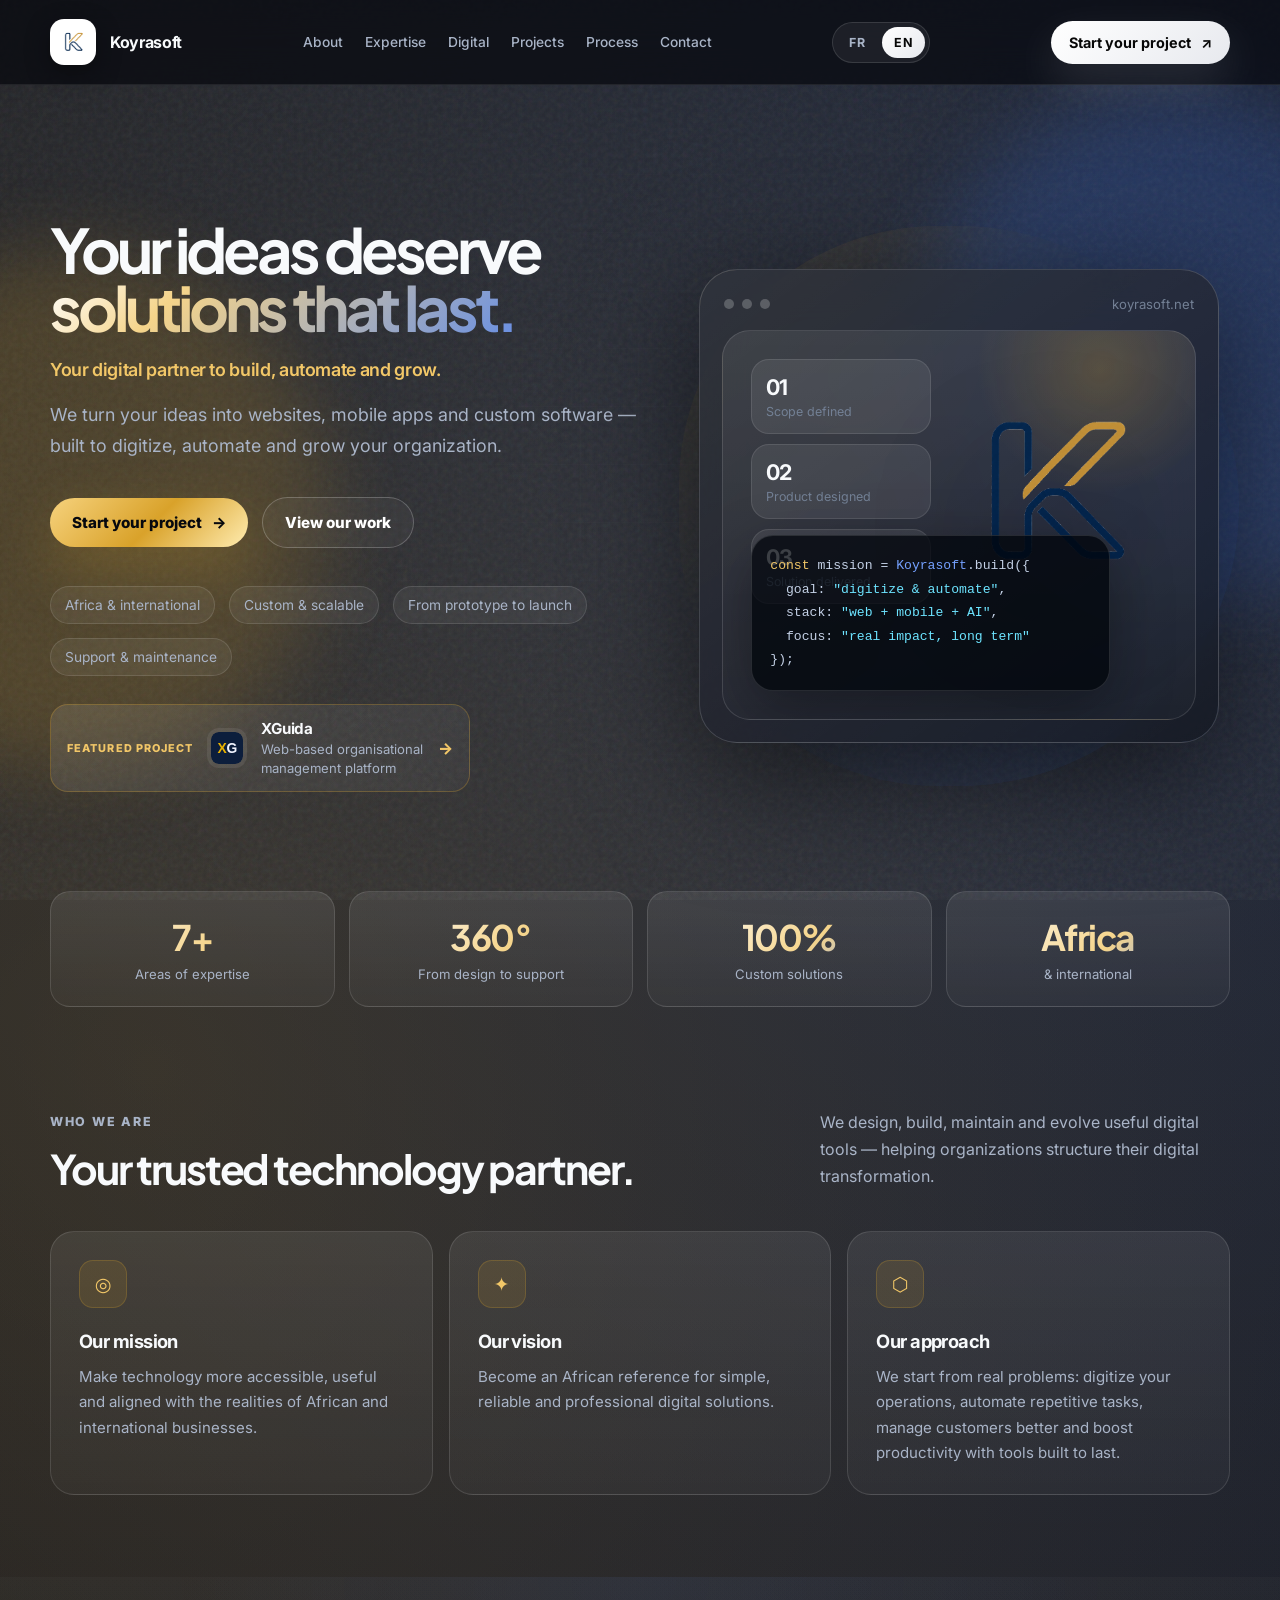
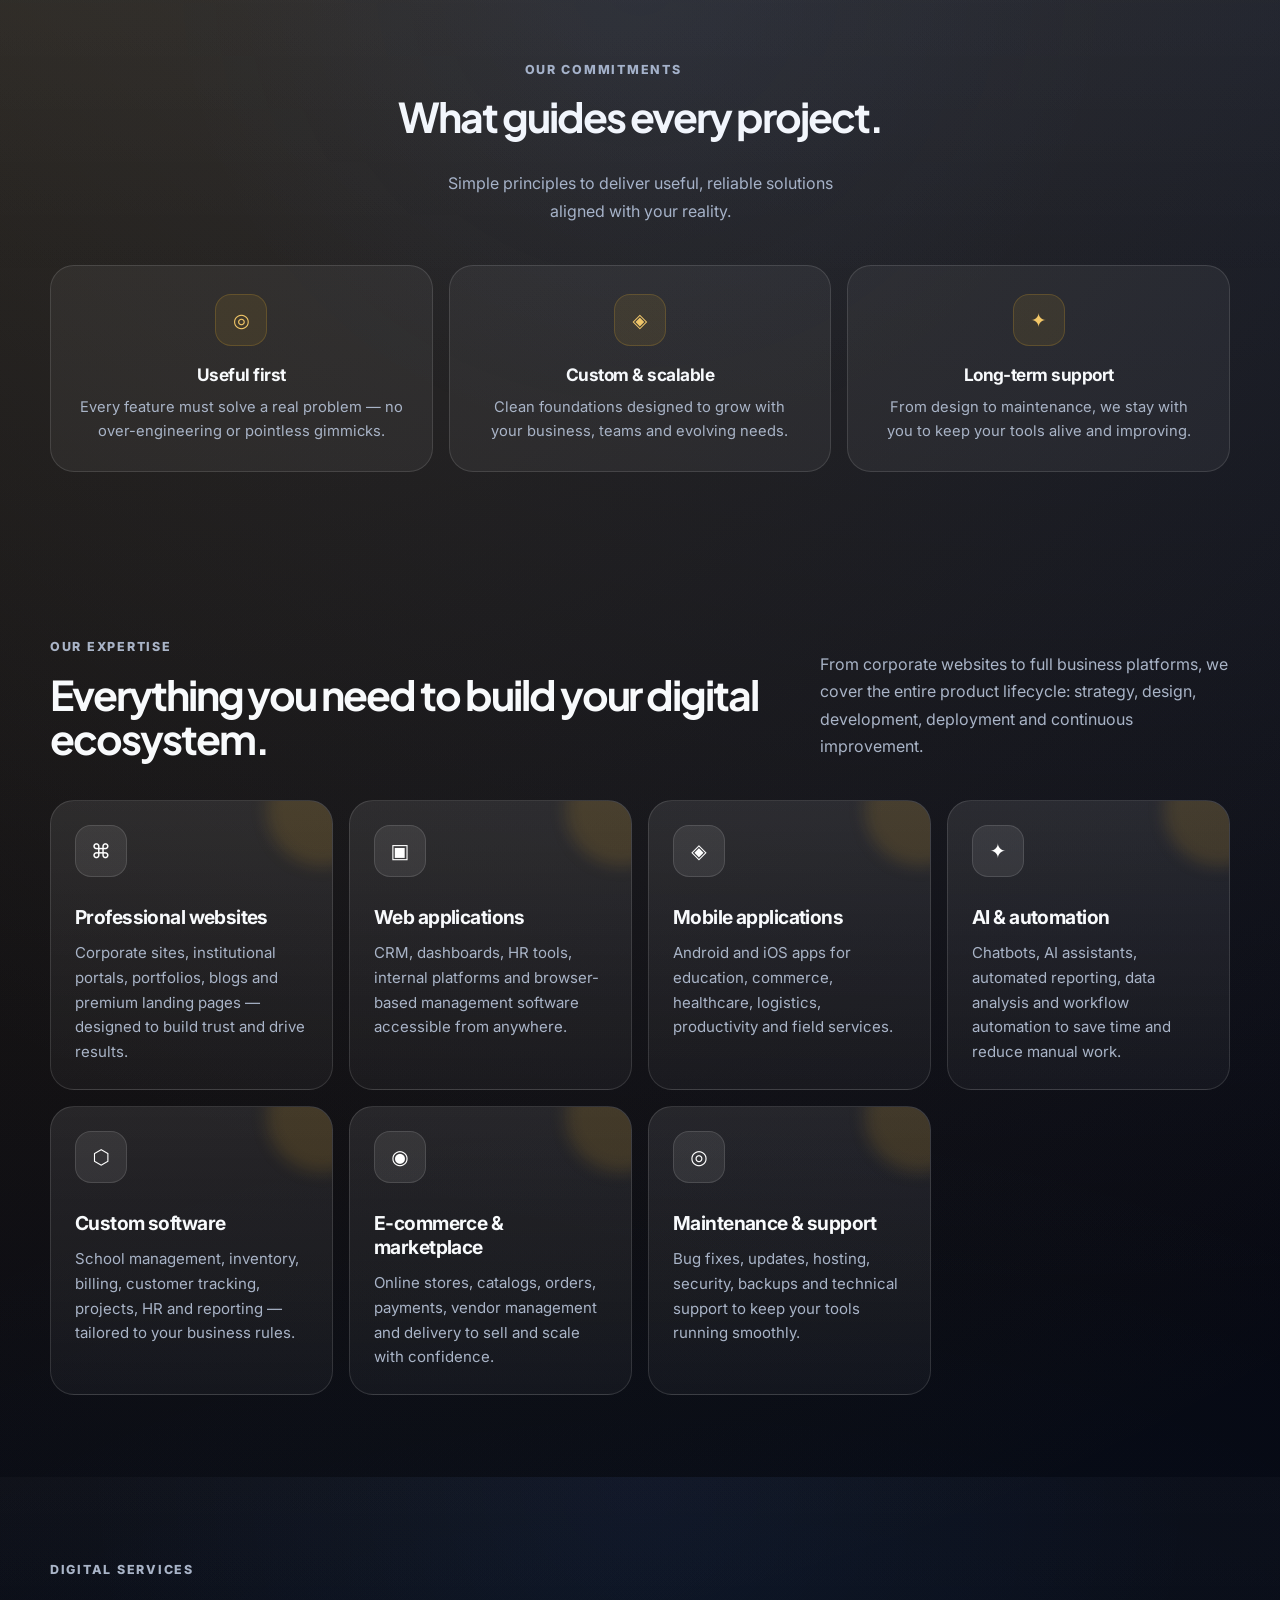
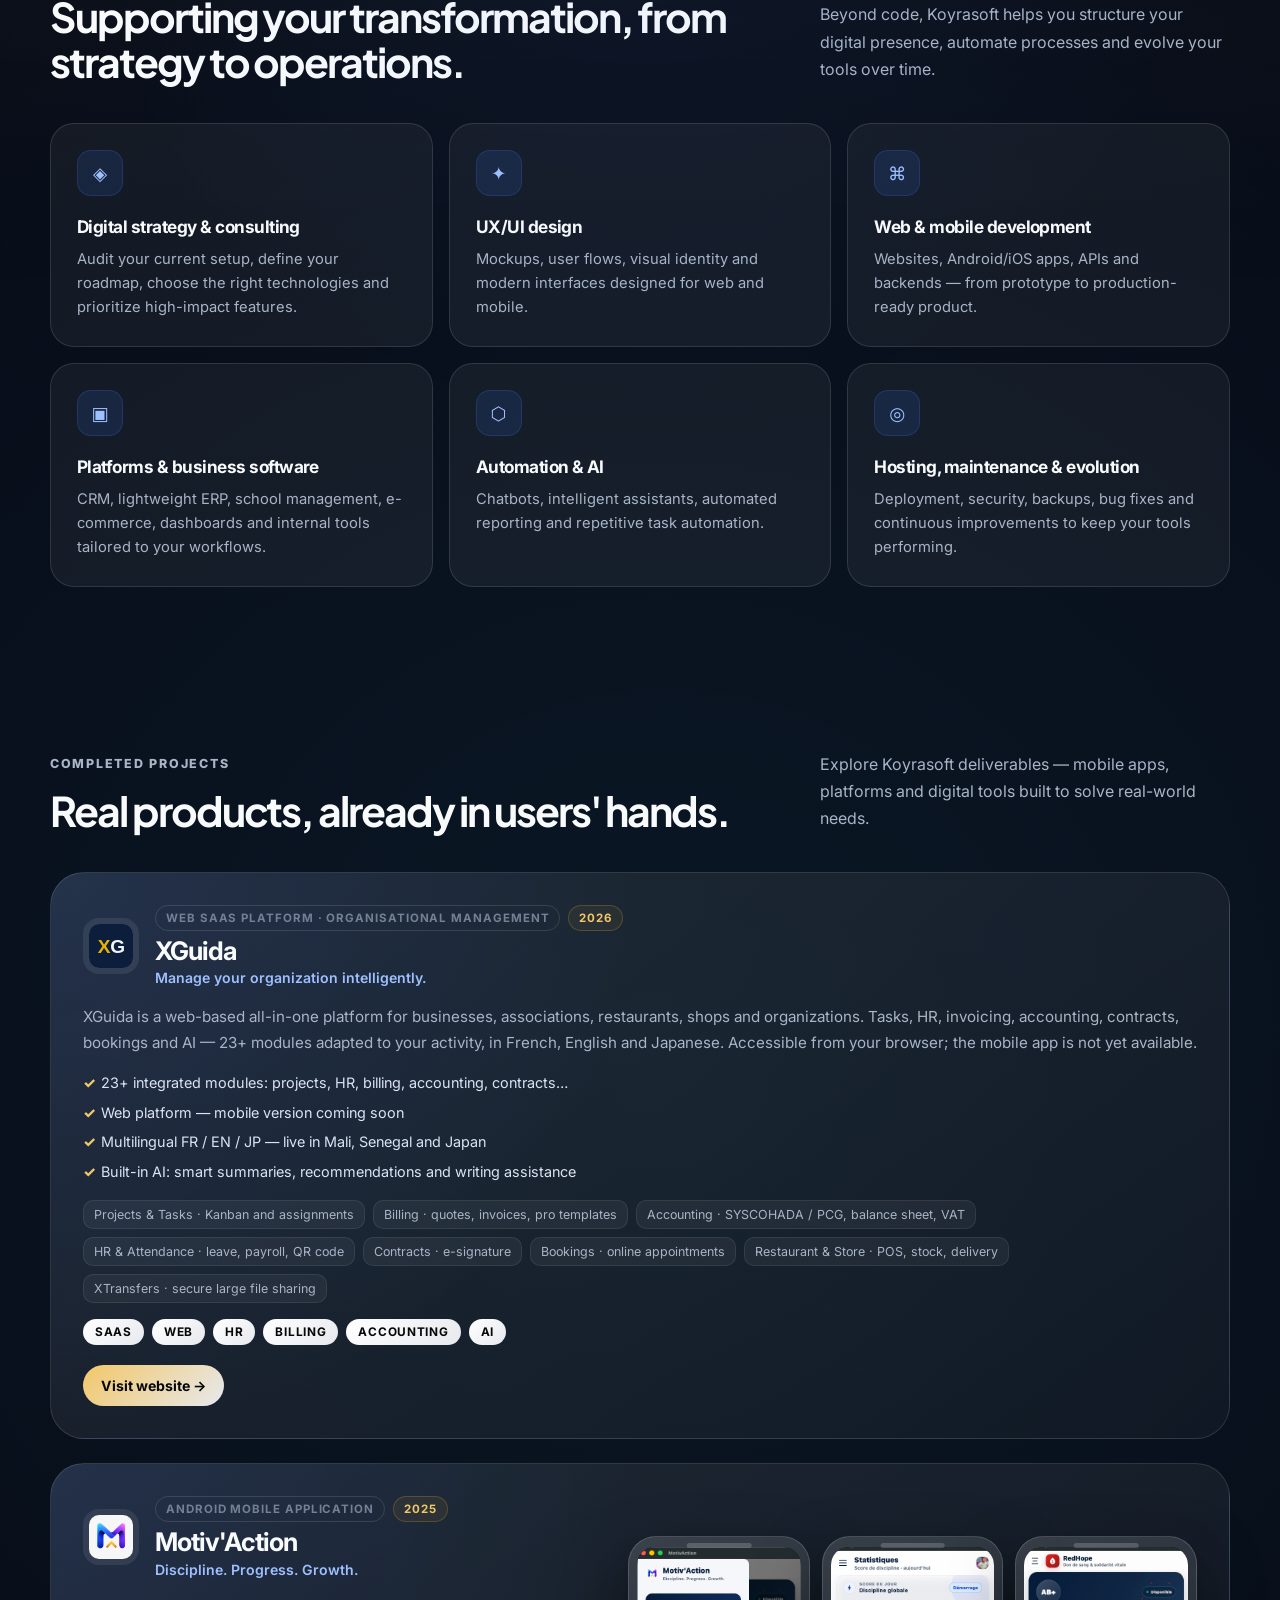
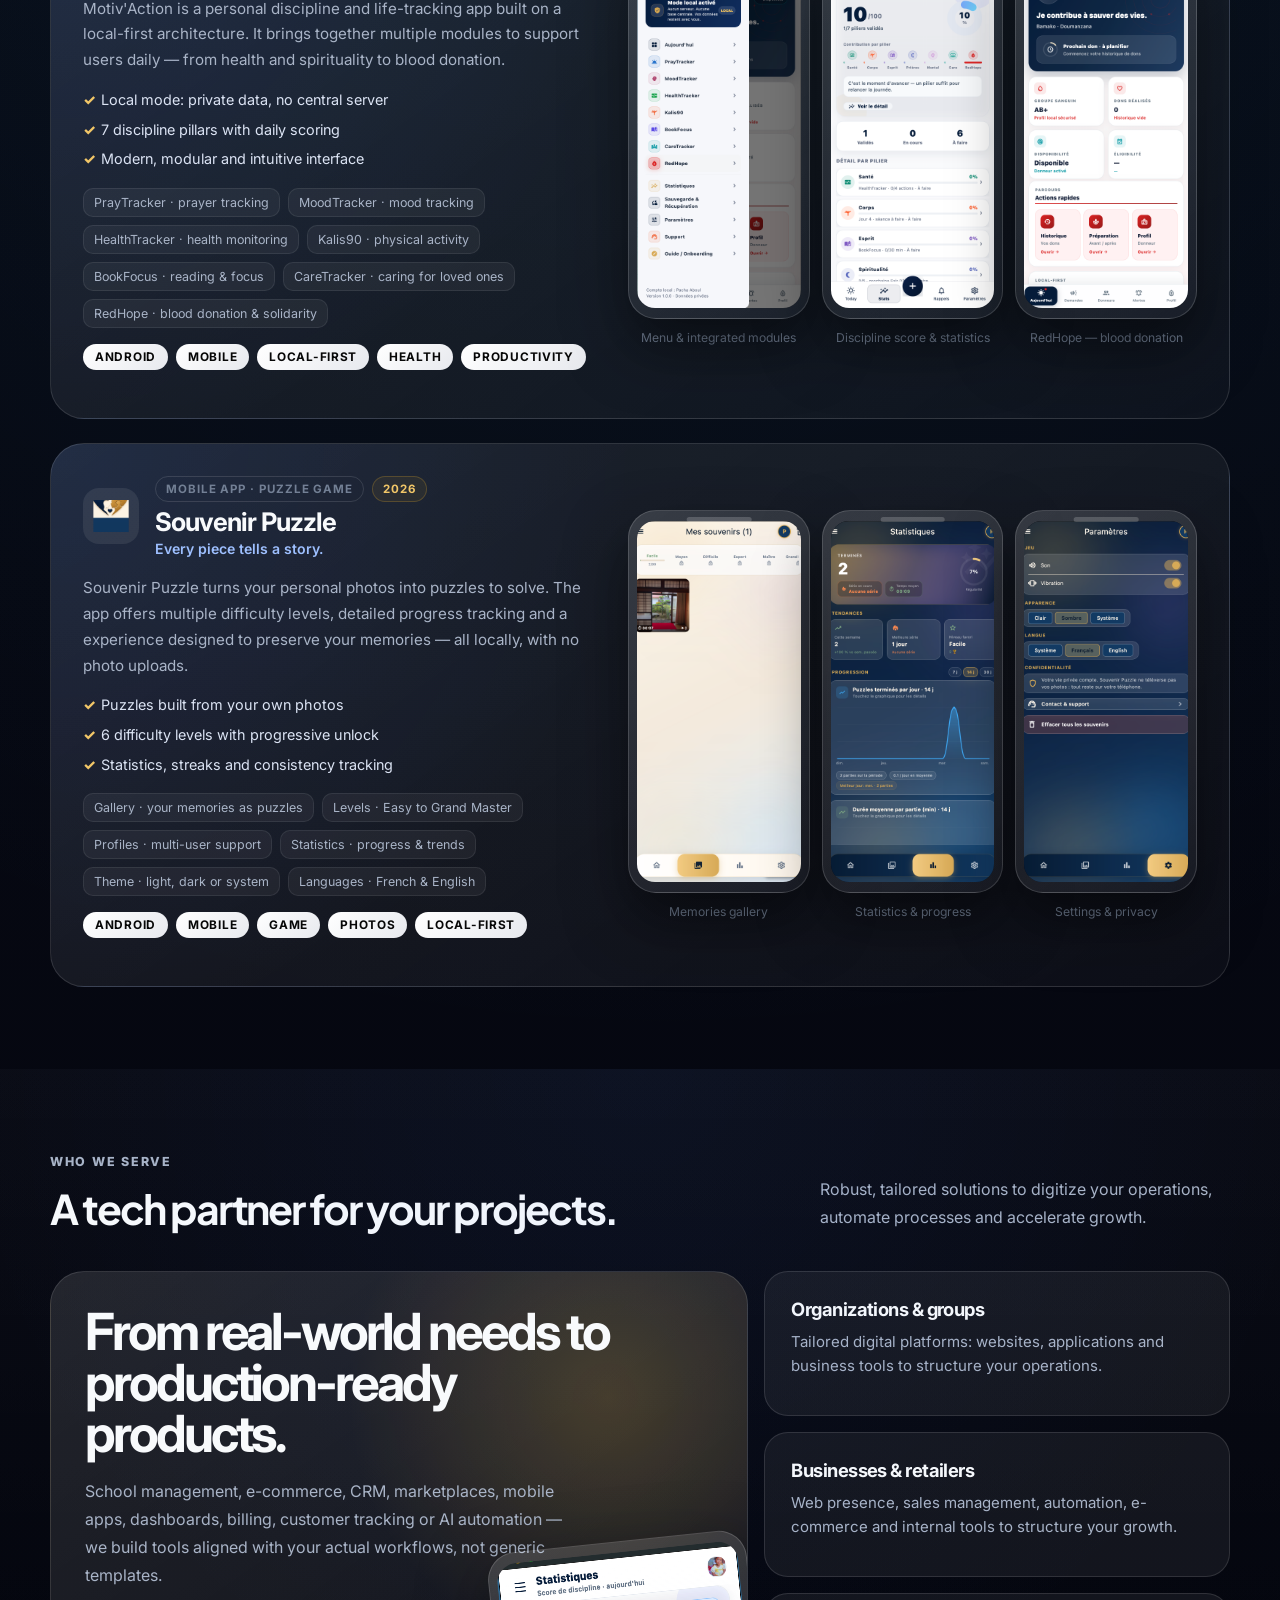
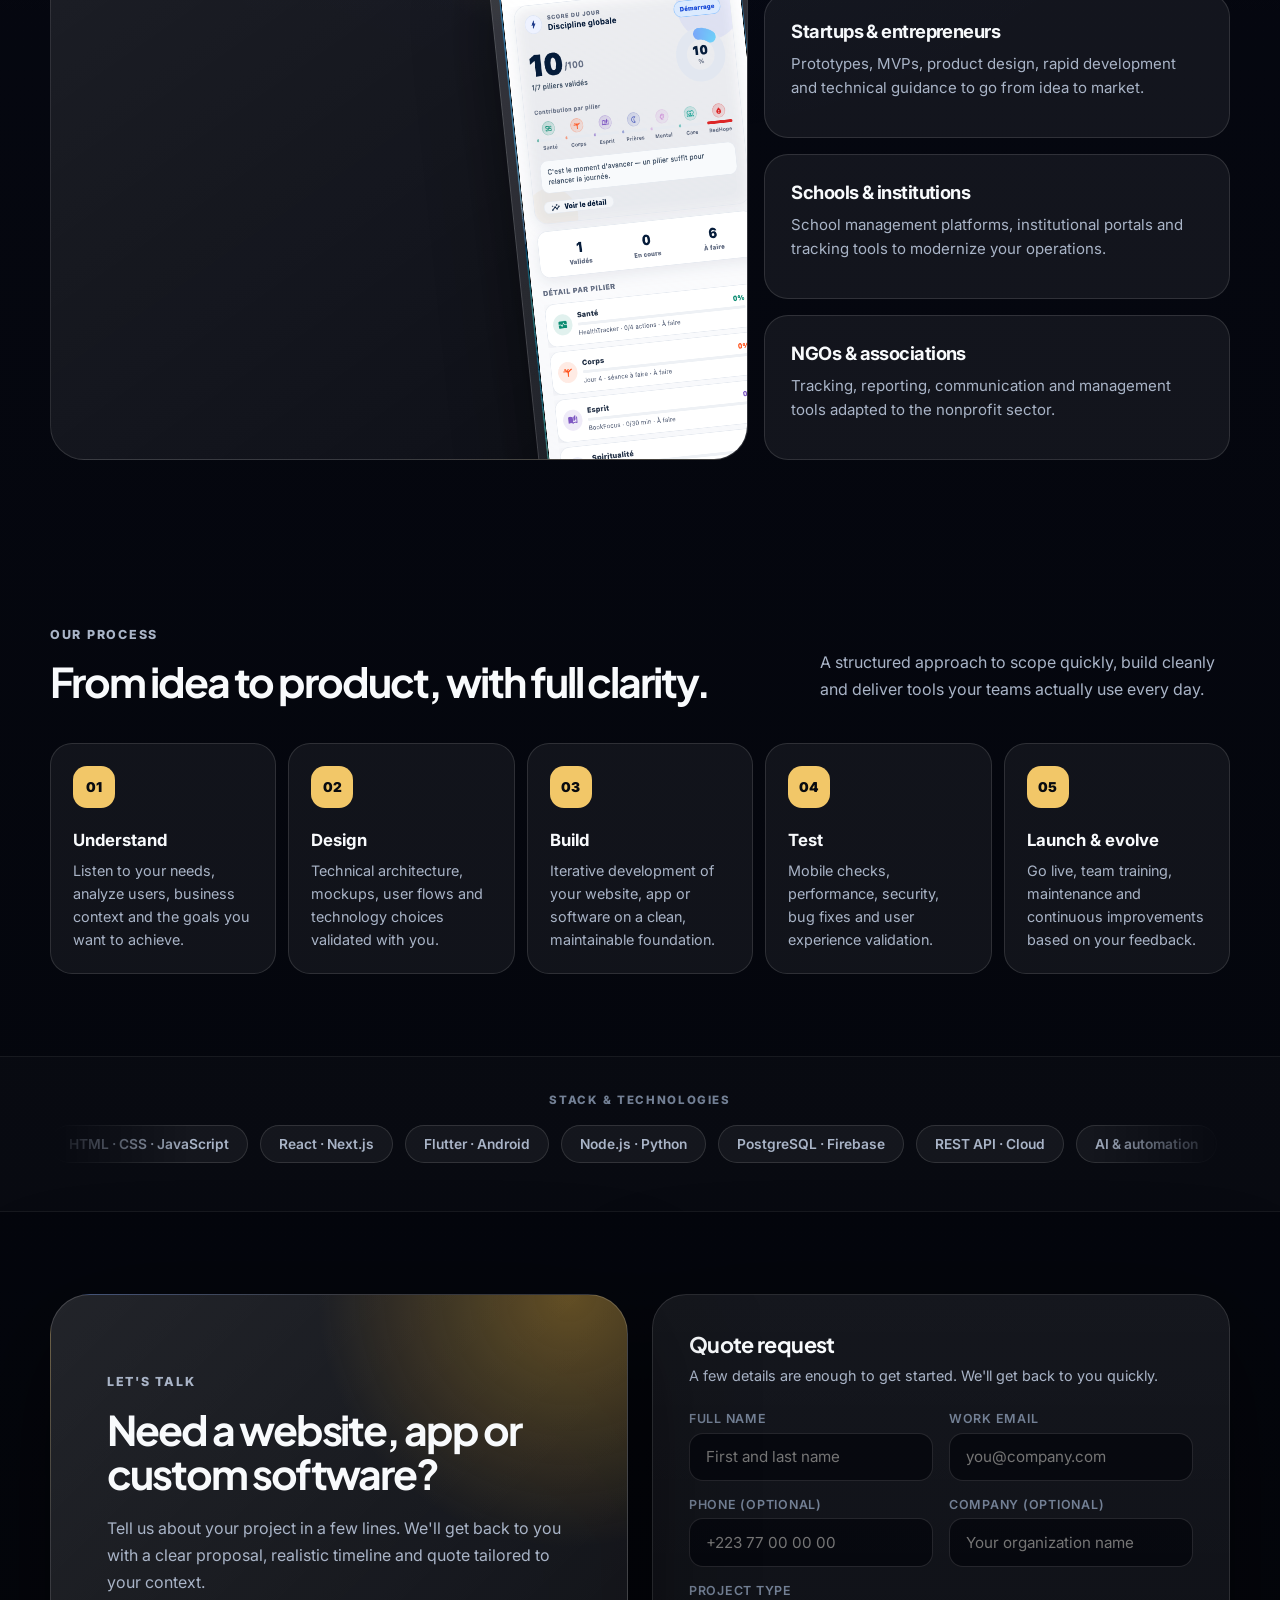
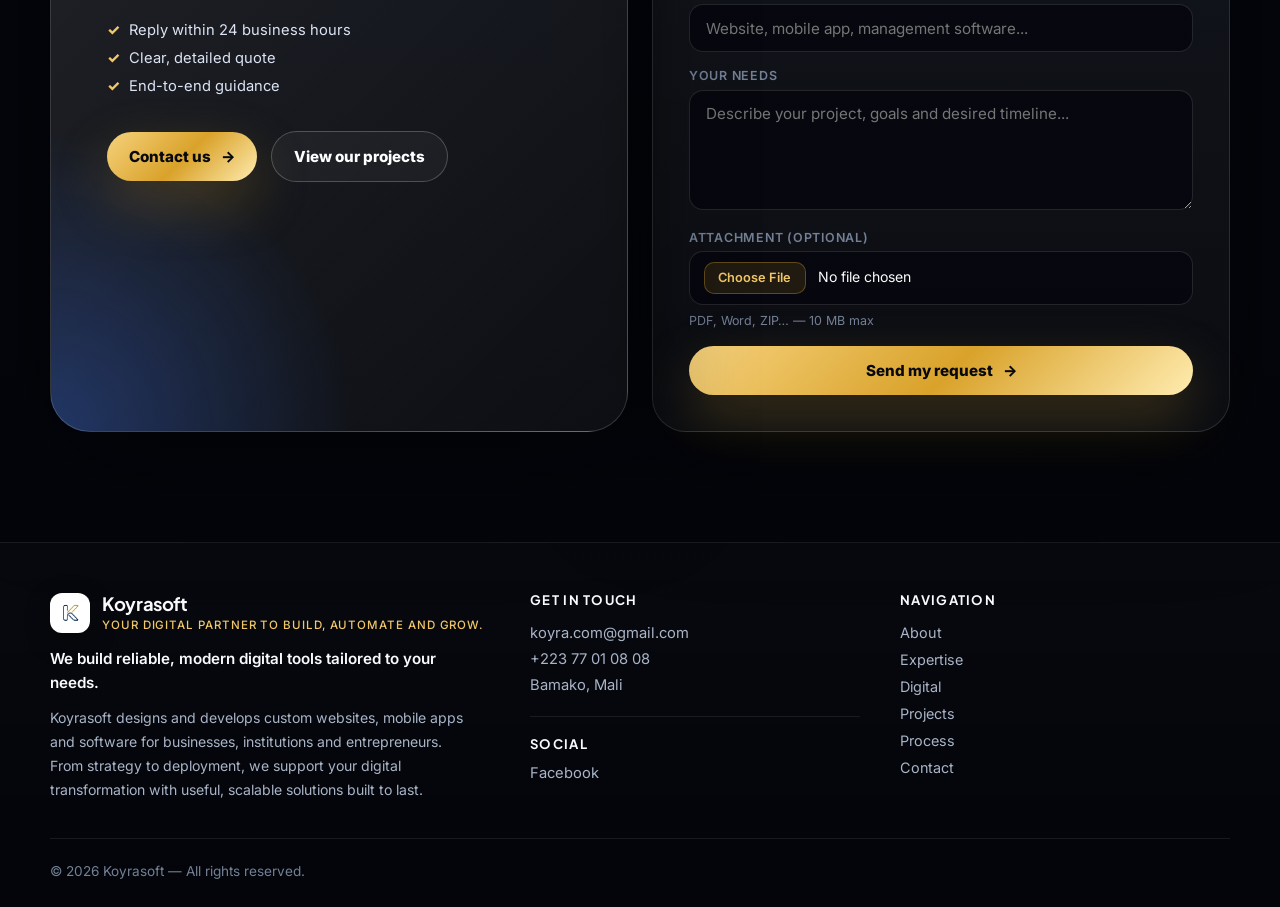
<file: index.html>
<!DOCTYPE html>
<html lang="fr">
<head>
  <meta charset="UTF-8">
  <meta name="viewport" content="width=device-width, initial-scale=1.0, viewport-fit=cover">
  <meta name="description" content="Koyrasoft — Développement web, mobile et logiciels sur mesure pour entreprises et institutions.">
  <meta name="theme-color" content="#05070d">
  <meta property="og:type" content="website">
  <meta property="og:title" content="Koyrasoft — Software & Web Solutions">
  <meta property="og:description" content="Sites web, applications mobiles et logiciels sur mesure pour entreprises et institutions.">
  <meta property="og:locale" content="fr_FR">
  <title>Koyrasoft — Software & Web Solutions</title>
  <link rel="icon" type="image/png" href="logos/logo-k-brand.png" id="favicon" data-logo="favicon">
  <link rel="preconnect" href="https://fonts.googleapis.com">
  <link rel="preconnect" href="https://fonts.gstatic.com" crossorigin>
  <link href="https://fonts.googleapis.com/css2?family=Inter:wght@400;500;600;700;800&family=Plus+Jakarta+Sans:wght@500;600;700;800&display=swap" rel="stylesheet">
  <link rel="stylesheet" href="css/styles.css">
</head>
<body>
  <a class="skip-link" href="#accueil">Aller au contenu</a>

  <div class="noise" aria-hidden="true"></div>
  <div class="halo halo--one" aria-hidden="true"></div>
  <div class="halo halo--two" aria-hidden="true"></div>

  <header class="topbar" id="header">
    <nav class="nav page-shell" aria-label="Navigation principale">
      <a href="#accueil" class="brand" aria-label="Koyrasoft — accueil">
        <span class="logo-mark">
          <img src="logos/logo-k-brand.png" alt="" width="32" height="32" id="logoNav" data-logo="nav">
        </span>
        <span class="brand-text">
          <strong data-field="company.name">Koyrasoft</strong>
        </span>
      </a>

      <div class="nav-links" id="navLinks"></div>

      <div class="lang-switch" role="group" aria-label="Langue">
        <button type="button" class="lang-switch__btn is-active" data-lang="fr" aria-pressed="true">FR</button>
        <button type="button" class="lang-switch__btn" data-lang="en" aria-pressed="false">EN</button>
      </div>

      <a class="nav-cta" href="#contact" data-field="hero.ctaPrimary" data-field-suffix="↗">Lancer un projet</a>
      <button class="mobile-menu" id="navToggle" aria-label="Ouvrir le menu" aria-expanded="false">☰</button>
    </nav>
  </header>

  <div class="mobile-nav" id="mobileNav" hidden>
    <div class="mobile-nav__panel page-shell">
      <div class="mobile-nav__inner" id="mobileNavLinks"></div>
      <div class="lang-switch lang-switch--mobile" role="group" aria-label="Langue">
        <button type="button" class="lang-switch__btn is-active" data-lang="fr" aria-pressed="true">FR</button>
        <button type="button" class="lang-switch__btn" data-lang="en" aria-pressed="false">EN</button>
      </div>
      <a class="btn btn-primary btn--full mobile-nav__cta" href="#contact" data-field="hero.ctaPrimary">Lancer un projet</a>
    </div>
  </div>

  <main id="main">
    <section class="hero section-block" id="accueil" aria-labelledby="hero-title">
      <div class="hero-grid page-shell">
        <div class="hero-content">
          <h1 id="hero-title">
            <span data-field="hero.headline">Vos idées méritent des</span>
            <span class="gradient-word" data-field="hero.headlineAccent">solutions qui durent.</span>
          </h1>
          <p class="hero-slogan" data-field="company.slogan">Votre partenaire digital pour créer, automatiser et grandir.</p>
          <p class="hero-copy" data-field="hero.lead">Nous transformons vos idées en sites web, applications mobiles et logiciels sur mesure.</p>

          <div class="hero-actions">
            <a href="#contact" class="btn btn-primary" data-field="hero.ctaPrimary" data-field-suffix="→">Lancer un projet</a>
            <a href="#projects" class="btn btn-ghost" data-field="hero.ctaSecondary">Voir nos réalisations</a>
          </div>

          <div class="trust-row" id="trustPills" aria-label="Points forts"></div>

          <a class="hero-featured" id="heroFeatured" href="#projects" hidden></a>
        </div>

        <div class="hero-visual" aria-hidden="true">
          <div class="orb"></div>
          <div class="device-card">
            <div class="window-bar">
              <div class="dots"><span></span><span></span><span></span></div>
              <span data-field="company.domain">koyrasoft.net</span>
            </div>
            <div class="visual-panel">
              <img class="giant-k" src="logos/logo-k-brand.png" alt="" id="logoHero" data-logo="hero">
              <div class="metric-strip" id="heroMetrics"></div>
              <div class="code-card" id="codeCard"></div>
            </div>
          </div>
        </div>
      </div>
    </section>

    <div class="stats-band" aria-label="Chiffres clés">
      <div class="page-shell stats-grid" id="statsGrid"></div>
    </div>

    <section id="about" class="section-block reveal" aria-labelledby="about-title">
      <div class="page-shell">
        <header class="section-head">
          <div class="section-head__main">
            <p class="label" data-field="sections.about.label">Qui sommes-nous</p>
            <h2 id="about-title" data-field="sections.about.title"></h2>
          </div>
          <p class="section-head__aside" data-field="sections.about.subtitle"></p>
        </header>
        <div class="about-grid" id="aboutGrid"></div>
      </div>
    </section>

    <section id="values" class="values-band section-block section-block--alt reveal" aria-labelledby="values-title">
      <div class="page-shell">
        <header class="section-head section-head--center">
          <div class="section-head__main">
            <p class="label" data-field="sections.values.label">Nos engagements</p>
            <h2 id="values-title" data-field="sections.values.title"></h2>
          </div>
          <p class="section-head__aside section-head__aside--center" data-field="sections.values.subtitle"></p>
        </header>
        <div class="values-grid" id="valuesGrid"></div>
      </div>
    </section>

    <section id="services" class="section-block reveal" aria-labelledby="services-title">
      <div class="page-shell">
        <header class="section-head">
          <div class="section-head__main">
            <p class="label" data-field="sections.services.label">Nos expertises</p>
            <h2 id="services-title" data-field="sections.services.title"></h2>
          </div>
          <p class="section-head__aside" data-field="sections.services.subtitle"></p>
        </header>
        <div class="services-grid" id="servicesGrid"></div>
      </div>
    </section>

    <section id="digital-services" class="section-block section-block--alt reveal" aria-labelledby="digital-title">
      <div class="page-shell">
        <header class="section-head">
          <div class="section-head__main">
            <p class="label" data-field="sections.digitalServices.label">Services digitaux</p>
            <h2 id="digital-title" data-field="sections.digitalServices.title"></h2>
          </div>
          <p class="section-head__aside" data-field="sections.digitalServices.subtitle"></p>
        </header>
        <div class="digital-grid" id="digitalServicesGrid"></div>
      </div>
    </section>

    <section id="projects" class="section-block reveal" aria-labelledby="projects-title">
      <div class="page-shell">
        <header class="section-head">
          <div class="section-head__main">
            <p class="label" data-field="sections.projects.label">Projets réalisés</p>
            <h2 id="projects-title" data-field="sections.projects.title"></h2>
          </div>
          <p class="section-head__aside" data-field="sections.projects.subtitle"></p>
        </header>
        <div class="projects-list" id="projectsList"></div>
      </div>
    </section>

    <section id="solutions" class="section-block section-block--alt reveal" aria-labelledby="solutions-title">
      <div class="page-shell">
        <header class="section-head">
          <div class="section-head__main">
            <p class="label" data-field="sections.solutions.label">Pour qui ?</p>
            <h2 id="solutions-title" data-field="sections.solutions.title"></h2>
          </div>
          <p class="section-head__aside" data-field="sections.solutions.subtitle"></p>
        </header>

        <div class="portfolio">
          <article class="showcase">
            <h3 data-field="sections.solutions.showcaseTitle"></h3>
            <p data-field="sections.solutions.showcaseText"></p>
            <div class="showcase-visual" id="showcaseVisual"></div>
          </article>
          <div class="side-stack" id="solutionsStack"></div>
        </div>
      </div>
    </section>

    <section id="process" class="section-block reveal" aria-labelledby="process-title">
      <div class="page-shell">
        <header class="section-head">
          <div class="section-head__main">
            <p class="label" data-field="sections.process.label">Notre méthode</p>
            <h2 id="process-title" data-field="sections.process.title"></h2>
          </div>
          <p class="section-head__aside" data-field="sections.process.subtitle"></p>
        </header>
        <div class="process-grid" id="processGrid"></div>
      </div>
    </section>

    <div class="tech-band reveal" aria-label="Technologies">
      <div class="page-shell">
        <p class="tech-band__label" data-field="sections.tech.label">Stack & technologies</p>
        <div class="tech-marquee" id="techStack"></div>
      </div>
    </div>

    <section id="contact" class="cta-section section-block reveal" aria-labelledby="contact-title">
      <div class="page-shell contact-layout">
        <div class="cta-box">
          <p class="label" data-field="sections.cta.label">Parlons de votre projet</p>
          <h2 id="contact-title" data-field="sections.cta.title"></h2>
          <p data-field="sections.cta.subtitle"></p>
          <ul class="cta-points" id="ctaPoints"></ul>
          <div class="hero-actions">
            <a href="#" class="btn btn-primary" id="contactEmailBtn">Nous contacter</a>
            <a href="#projects" class="btn btn-ghost" data-field="sections.cta.viewProjects">Voir nos projets</a>
          </div>
        </div>

        <form class="contact-form" id="contactForm" method="POST" enctype="multipart/form-data">
          <input type="hidden" name="_template" value="basic">
          <input type="hidden" name="_subject" id="formSubject" value="">
          <input type="hidden" name="_replyto" id="formReplyto" value="">
          <input type="hidden" name="_cc" id="formCc" value="">
          <input type="hidden" name="_next" id="formNext" value="">
          <input type="text" name="_honey" class="form-honey" tabindex="-1" autocomplete="off" aria-hidden="true">
          <header class="contact-form__head">
            <h3 data-field="form.title">Demande de devis</h3>
            <p data-field="form.note"></p>
          </header>
          <div class="form-row">
            <div class="field">
              <label for="name" data-field="form.nameLabel">Nom</label>
              <input type="text" id="name" name="name" required data-placeholder="form.namePlaceholder" placeholder="Votre nom" autocomplete="name">
            </div>
            <div class="field">
              <label for="email" data-field="form.emailLabel">Email</label>
              <input type="email" id="email" name="email" required data-placeholder="form.emailPlaceholder" placeholder="vous@entreprise.com" autocomplete="email">
            </div>
          </div>
          <div class="form-row">
            <div class="field">
              <label for="phone" data-field="form.phoneLabel">Téléphone</label>
              <input type="tel" id="phone" name="telephone" data-placeholder="form.phonePlaceholder" placeholder="+223 77 00 00 00" autocomplete="tel">
            </div>
            <div class="field">
              <label for="company" data-field="form.companyLabel">Entreprise</label>
              <input type="text" id="company" name="entreprise" data-placeholder="form.companyPlaceholder" placeholder="Nom de votre organisation" autocomplete="organization">
            </div>
          </div>
          <div class="field">
            <label for="subject" data-field="form.subjectLabel">Projet</label>
            <input type="text" id="subject" name="subject" data-placeholder="form.subjectPlaceholder" placeholder="Site web, app mobile, ERP...">
          </div>
          <div class="field">
            <label for="message" data-field="form.messageLabel">Message</label>
            <textarea id="message" name="message" rows="4" required data-placeholder="form.messagePlaceholder" placeholder="Décrivez votre besoin..."></textarea>
          </div>
          <div class="field">
            <label for="attachment" data-field="form.fileLabel">Fichier joint</label>
            <input type="file" id="attachment" name="attachment" accept=".pdf,.doc,.docx,.zip,.rar,.7z,.odt,.txt,application/pdf,application/msword,application/vnd.openxmlformats-officedocument.wordprocessingml.document,application/zip">
            <p class="field__hint" data-field="form.fileHint">PDF, Word, ZIP… — 10 Mo max (optionnel)</p>
          </div>
          <button type="submit" class="btn btn-primary btn--full" data-field="form.submit" data-field-suffix="→">Envoyer ma demande</button>
          <p class="form-msg" id="formFeedback" hidden role="status"></p>
        </form>
      </div>
    </section>
  </main>

  <footer class="footer">
    <div class="footer-top page-shell">
      <div class="footer-brand">
        <div class="footer-brand__head">
          <span class="logo-mark logo-mark--sm">
            <img src="logos/logo-k-brand.png" alt="" width="36" height="36" data-logo="footer">
          </span>
          <div>
            <strong data-field="company.name">Koyrasoft</strong>
            <span class="footer-brand__slogan" data-field="company.slogan"></span>
          </div>
        </div>
        <p class="footer-tagline" data-field="footer.tagline"></p>
        <p class="footer-description" data-field="footer.description"></p>
      </div>
      <div class="footer-contact" id="footerContact"></div>
      <div class="footer-nav-col">
        <h4 data-field="footer.navTitle">Navigation</h4>
        <div class="footer-links" id="footerNav"></div>
      </div>
    </div>
    <div class="footer-bottom page-shell">
      <p>© <span id="year"></span> <span data-field="footer.copyright">Koyrasoft</span></p>
    </div>
  </footer>

  <button type="button" class="scroll-top" id="scrollTop" aria-label="Retour en haut" hidden>↑</button>

  <script src="data/site-data.js"></script>
  <script src="js/analytics.js"></script>
  <script src="js/main.js"></script>
</body>
</html>
</file>
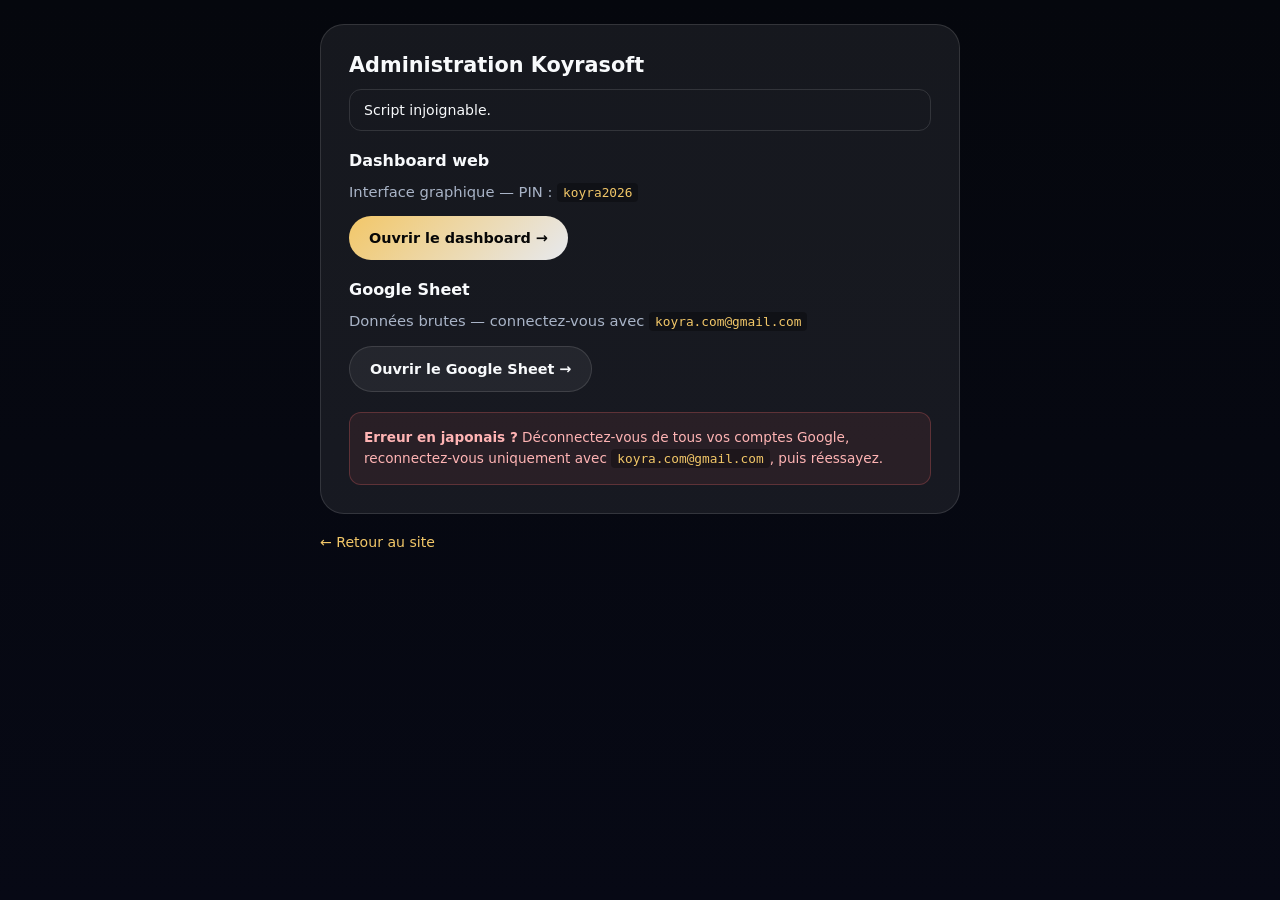
<file: admin.html>
<!DOCTYPE html>
<html lang="fr">
<head>
  <meta charset="UTF-8">
  <meta name="viewport" content="width=device-width, initial-scale=1.0">
  <meta name="robots" content="noindex, nofollow">
  <title>Admin — Koyrasoft</title>
  <link rel="icon" type="image/png" href="logos/logo-k-brand.png">
  <style>
    :root { --text:#f8fafc; --muted:#a9b4c7; --gold:#f2c768; --stroke:rgba(255,255,255,.12); --ok:#4ade80; --err:#ffb4b4; }
    * { box-sizing:border-box; margin:0; padding:0; }
    body { font-family:Inter,system-ui,sans-serif; min-height:100vh; padding:24px; background:linear-gradient(180deg,#05070d,#070915); color:var(--text); }
    .shell { max-width:640px; margin:0 auto; }
    .card { padding:28px; border-radius:24px; margin-bottom:16px; background:rgba(255,255,255,.07); border:1px solid var(--stroke); }
    h1 { font-size:1.3rem; margin-bottom:12px; }
    h2 { font-size:1rem; margin:20px 0 10px; }
    p, li { color:var(--muted); line-height:1.65; font-size:.92rem; margin-bottom:10px; }
    .btns { display:flex; flex-wrap:wrap; gap:10px; margin-top:12px; }
    .btn { display:inline-block; padding:14px 20px; border-radius:999px; background:linear-gradient(135deg,var(--gold),#e7e9ee); color:#070707; font-weight:800; text-decoration:none; font-size:.9rem; }
    .btn-secondary { background:rgba(255,255,255,.06); border:1px solid var(--stroke); color:var(--text); }
    .status { padding:12px 14px; border-radius:12px; font-size:.88rem; margin-bottom:16px; border:1px solid var(--stroke); }
    .status.ok { border-color:rgba(74,222,128,.35); color:var(--ok); }
    .note { padding:14px; border-radius:12px; font-size:.85rem; color:var(--err); background:rgba(255,107,107,.08); border:1px solid rgba(255,107,107,.25); line-height:1.6; }
    code { font-size:.8rem; word-break:break-all; background:rgba(0,0,0,.3); padding:2px 6px; border-radius:4px; color:#f2c768; }
    .back { color:var(--gold); font-size:.88rem; text-decoration:none; }
  </style>
</head>
<body>
  <div class="shell">
    <main class="card">
      <h1>Administration Koyrasoft</h1>
      <div id="status" class="status">Vérification…</div>

      <h2>Dashboard web</h2>
      <p>Interface graphique — PIN : <code>koyra2026</code></p>
      <div class="btns">
        <a class="btn" id="adminLink" href="#">Ouvrir le dashboard →</a>
      </div>

      <h2>Google Sheet</h2>
      <p>Données brutes — connectez-vous avec <code>koyra.com@gmail.com</code></p>
      <div class="btns">
        <a class="btn btn-secondary" id="sheetLink" href="#">Ouvrir le Google Sheet →</a>
      </div>

      <div class="note" style="margin-top:20px">
        <strong>Erreur en japonais ?</strong> Déconnectez-vous de tous vos comptes Google, reconnectez-vous uniquement avec <code>koyra.com@gmail.com</code>, puis réessayez.
      </div>
    </main>

    <p style="margin-top:16px"><a class="back" href="index.html">← Retour au site</a></p>
  </div>

  <script src="data/site-data.js?v=20260622c"></script>
  <script>
    (function () {
      var cfg = (window.KOYRASOFT_SITE && window.KOYRASOFT_SITE.analytics) || {};
      var gas =
        cfg.scriptUrl ||
        "https://script.google.com/macros/s/AKfycby-So0a_sizZ656kRsC92uGcsQHYRBVAfYr9T6MxJ8l7vAJErYTZFYrMDoVqmW-Jy2c/exec";
      var sheet =
        cfg.spreadsheetUrl ||
        "https://docs.google.com/spreadsheets/d/1gF-mA0787YEEQvXsnT5vjUS_03B2-vyZoVRnbgJd6GI/edit";

      document.getElementById("adminLink").href = gas + "?action=admin";
      document.getElementById("sheetLink").href = sheet;

      fetch(gas + "?action=ping", { credentials: "omit" })
        .then(function (r) { return r.json(); })
        .then(function (d) {
          var el = document.getElementById("status");
          if (d && d.ok && d.version) {
            el.className = "status ok";
            el.textContent = "Script OK — " + d.version;
          } else {
            el.textContent = "Script actif.";
          }
        })
        .catch(function () {
          document.getElementById("status").textContent = "Script injoignable.";
        });
    })();
  </script>
</body>
</html>
</file>
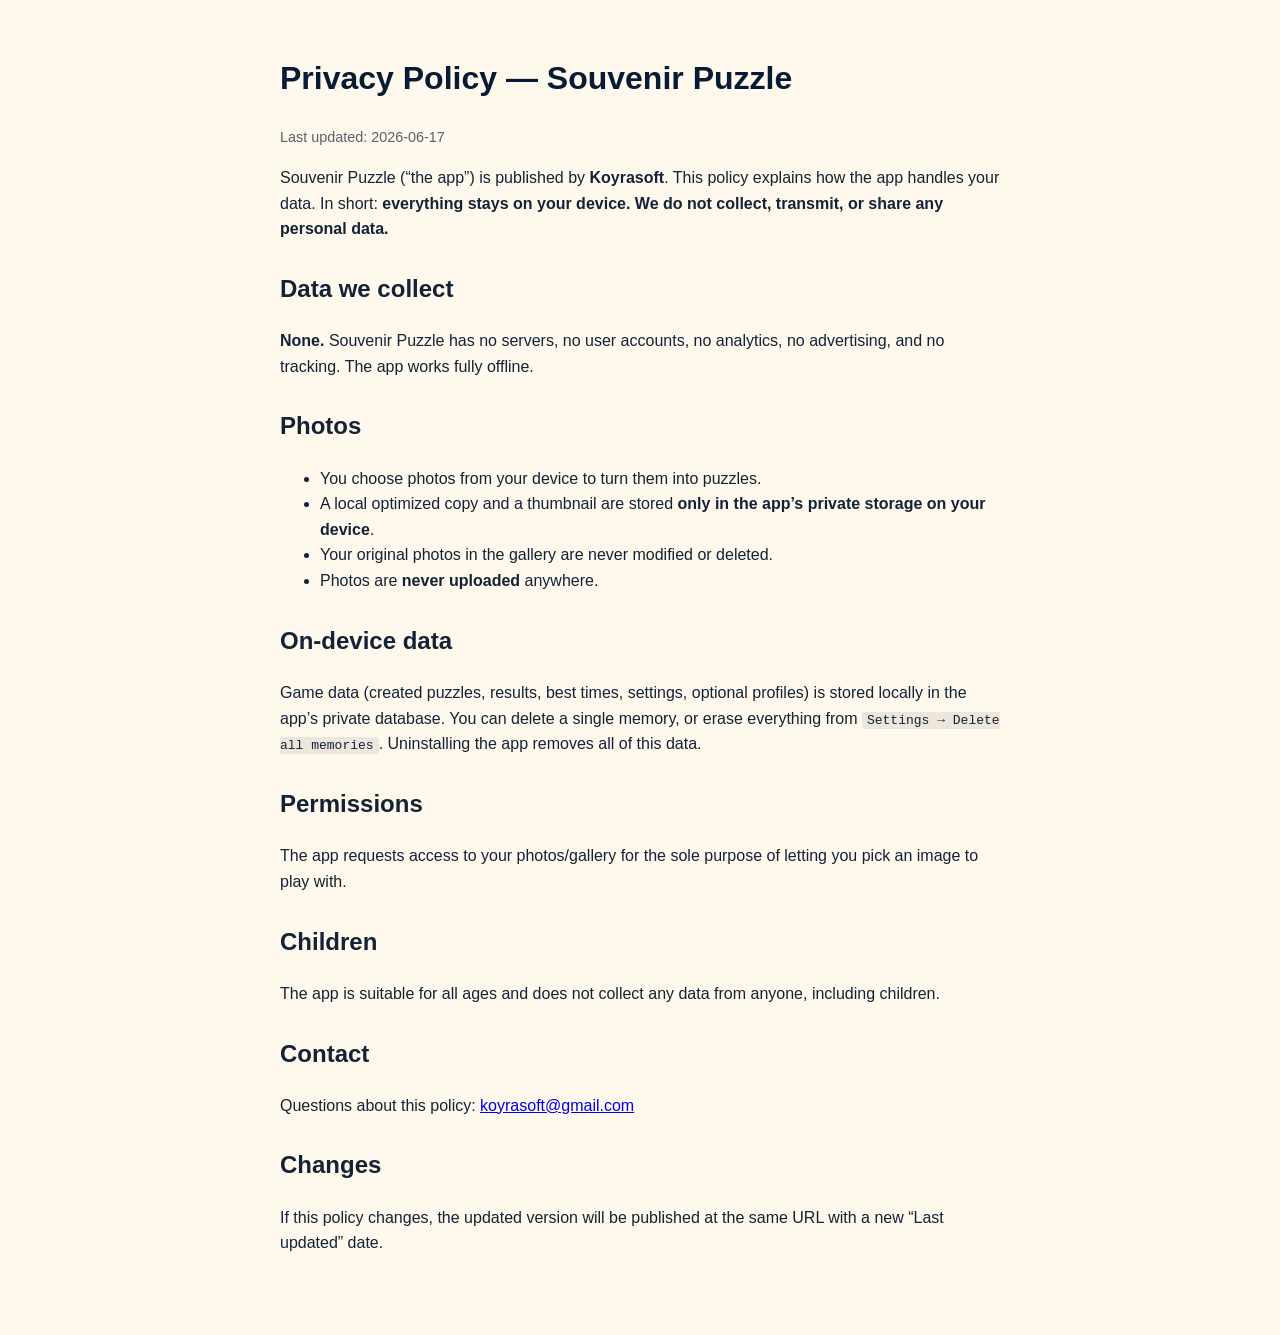
<file: souvenir_puzzle.html>
<!DOCTYPE html>
<html lang="en">
<head>
  <meta charset="utf-8">
  <meta name="viewport" content="width=device-width, initial-scale=1">
  <title>Privacy Policy — Souvenir Puzzle</title>
  <style>
    :root { color-scheme: light dark; }
    body {
      font-family: -apple-system, BlinkMacSystemFont, "Segoe UI", Roboto, sans-serif;
      max-width: 720px; margin: 0 auto; padding: 32px 20px 64px;
      line-height: 1.6; color: #132235; background: #FFF8ED;
    }
    @media (prefers-color-scheme: dark) {
      body { color: #FFF8ED; background: #071B34; }
      a { color: #D7AA57; }
    }
    h1 { color: #071B34; }
    @media (prefers-color-scheme: dark) { h1, h2 { color: #D7AA57; } }
    h2 { margin-top: 28px; }
    .muted { opacity: .7; font-size: .9em; }
    code { background: rgba(127,127,127,.15); padding: 1px 5px; border-radius: 4px; }
  </style>
</head>
<body>
  <h1>Privacy Policy — Souvenir Puzzle</h1>
  <p class="muted">Last updated: 2026-06-17</p>

  <p>Souvenir Puzzle (“the app”) is published by <strong>Koyrasoft</strong>.
  This policy explains how the app handles your data. In short:
  <strong>everything stays on your device. We do not collect, transmit, or
  share any personal data.</strong></p>

  <h2>Data we collect</h2>
  <p><strong>None.</strong> Souvenir Puzzle has no servers, no user accounts,
  no analytics, no advertising, and no tracking. The app works fully offline.</p>

  <h2>Photos</h2>
  <ul>
    <li>You choose photos from your device to turn them into puzzles.</li>
    <li>A local optimized copy and a thumbnail are stored <strong>only in the
    app’s private storage on your device</strong>.</li>
    <li>Your original photos in the gallery are never modified or deleted.</li>
    <li>Photos are <strong>never uploaded</strong> anywhere.</li>
  </ul>

  <h2>On-device data</h2>
  <p>Game data (created puzzles, results, best times, settings, optional
  profiles) is stored locally in the app’s private database. You can delete a
  single memory, or erase everything from <code>Settings → Delete all
  memories</code>. Uninstalling the app removes all of this data.</p>

  <h2>Permissions</h2>
  <p>The app requests access to your photos/gallery for the sole purpose of
  letting you pick an image to play with.</p>

  <h2>Children</h2>
  <p>The app is suitable for all ages and does not collect any data from anyone,
  including children.</p>

  <h2>Contact</h2>
  <p>Questions about this policy: <a href="mailto:koyrasoft@gmail.com">koyrasoft@gmail.com</a></p>

  <h2>Changes</h2>
  <p>If this policy changes, the updated version will be published at the same
  URL with a new “Last updated” date.</p>
</body>
</html>
</file>
<file: css/styles.css>
/* Koyrasoft — Premium Template */

:root {
  --bg: #05070d;
  --bg-soft: #090d18;
  --card: rgba(255, 255, 255, 0.07);
  --stroke: rgba(255, 255, 255, 0.12);
  --stroke-strong: rgba(255, 255, 255, 0.22);
  --text: #f8fafc;
  --muted: #a9b4c7;
  --muted-2: #738095;
  --gold: #d9a22a;
  --gold-light: #f2c768;
  --navy: #082a55;
  --blue: #3c79ff;
  --cyan: #35d4ff;
  --shadow: 0 30px 120px rgba(0, 0, 0, 0.55);
  --radius-xl: 34px;
  --radius-lg: 24px;
  --max: 1180px;
  --nav-h: 84px;
  --font-display: "Plus Jakarta Sans", Inter, ui-sans-serif, system-ui, sans-serif;
  --font-body: Inter, ui-sans-serif, system-ui, -apple-system, sans-serif;
}

*, *::before, *::after { box-sizing: border-box; margin: 0; padding: 0; }

html {
  scroll-behavior: smooth;
  scroll-padding-top: calc(var(--nav-h) + env(safe-area-inset-top));
}

body {
  font-family: var(--font-body);
  background:
    radial-gradient(circle at 12% 12%, rgba(217, 162, 42, 0.22), transparent 28%),
    radial-gradient(circle at 82% 6%, rgba(60, 121, 255, 0.22), transparent 28%),
    radial-gradient(circle at 52% 48%, rgba(53, 212, 255, 0.07), transparent 34%),
    linear-gradient(180deg, #05070d 0%, #070915 45%, #03050a 100%);
  color: var(--text);
  overflow-x: hidden;
  -webkit-font-smoothing: antialiased;
  -webkit-text-size-adjust: 100%;
}

body::before {
  content: "";
  position: fixed;
  inset: 0;
  pointer-events: none;
  background-image:
    linear-gradient(rgba(255,255,255,0.035) 1px, transparent 1px),
    linear-gradient(90deg, rgba(255,255,255,0.035) 1px, transparent 1px);
  background-size: 58px 58px;
  mask-image: radial-gradient(circle at center, black, transparent 82%);
  opacity: 0.42;
  z-index: -3;
}

a { color: inherit; text-decoration: none; }
button { font-family: inherit; cursor: pointer; border: none; background: none; }

.skip-link {
  position: absolute;
  top: -100px;
  left: 16px;
  z-index: 100;
  padding: 10px 16px;
  border-radius: 10px;
  background: #fff;
  color: #070707;
  font-weight: 700;
  font-size: 0.9rem;
}

.skip-link:focus {
  top: 16px;
}

.site-load-error {
  margin: 0 auto 24px;
  padding: 14px 18px;
  border-radius: 14px;
  border: 1px solid rgba(217,162,42,.4);
  background: rgba(217,162,42,.12);
  color: #f2c768;
  font-size: 0.9rem;
  text-align: center;
  max-width: var(--max);
}

.page-shell {
  width: min(var(--max), calc(100% - 40px));
  margin: 0 auto;
}

.noise {
  position: fixed;
  inset: 0;
  pointer-events: none;
  z-index: -2;
  opacity: 0.22;
  background-image: url("data:image/svg+xml,%3Csvg viewBox='0 0 200 200' xmlns='http://www.w3.org/2000/svg'%3E%3Cfilter id='n'%3E%3CfeTurbulence type='fractalNoise' baseFrequency='0.9' numOctaves='3' stitchTiles='stitch'/%3E%3C/filter%3E%3Crect width='100%25' height='100%25' filter='url(%23n)' opacity='0.35'/%3E%3C/svg%3E");
}

.halo {
  position: fixed;
  width: 520px;
  height: 520px;
  border-radius: 999px;
  filter: blur(40px);
  opacity: 0.18;
  z-index: -1;
  pointer-events: none;
}

.halo--one { top: 90px; right: -160px; background: var(--blue); }
.halo--two { bottom: 130px; left: -190px; background: var(--gold); }

/* ---- Header ---- */
.topbar {
  position: sticky;
  top: 0;
  z-index: 51;
  overflow: visible;
  padding-top: env(safe-area-inset-top);
  backdrop-filter: blur(22px);
  background: rgba(5, 7, 13, 0.68);
  border-bottom: 1px solid rgba(255, 255, 255, 0.08);
  transition: background 0.3s ease, border-color 0.3s ease, box-shadow 0.3s ease;
}

.topbar.is-scrolled {
  background: rgba(5, 7, 13, 0.92);
  border-bottom-color: rgba(255, 255, 255, 0.12);
  box-shadow: 0 12px 40px rgba(0, 0, 0, 0.35);
}

.nav {
  height: var(--nav-h);
  display: flex;
  align-items: center;
  justify-content: space-between;
  gap: 28px;
}

.brand {
  display: flex;
  align-items: center;
  gap: 14px;
  min-width: max-content;
  z-index: 2;
}

.logo-mark {
  width: 46px;
  height: 46px;
  display: grid;
  place-items: center;
  border-radius: 14px;
  background: #ffffff;
  border: 1px solid rgba(255, 255, 255, 0.9);
  box-shadow: 0 8px 24px rgba(0, 0, 0, 0.35);
  flex-shrink: 0;
  overflow: hidden;
  padding: 7px;
}

.logo-mark img {
  width: 100%;
  height: 100%;
  object-fit: contain;
  display: block;
}

.logo-mark--sm {
  width: 40px;
  height: 40px;
  padding: 6px;
  border-radius: 12px;
}

.brand-text strong {
  display: block;
  font-size: 1rem;
  letter-spacing: -0.02em;
}

.brand-text span {
  display: block;
  margin-top: 2px;
  color: var(--muted-2);
  font-size: 0.74rem;
  letter-spacing: 0.08em;
  text-transform: uppercase;
}

.nav-links {
  display: flex;
  align-items: center;
  gap: 22px;
  color: var(--muted);
  font-size: 0.86rem;
  font-weight: 500;
}

.nav-links a {
  transition: color 0.2s ease;
  position: relative;
  padding: 6px 0;
}

.nav-links a::after {
  content: "";
  position: absolute;
  left: 0;
  bottom: 0;
  width: 100%;
  height: 2px;
  border-radius: 999px;
  background: linear-gradient(90deg, var(--gold-light), var(--blue));
  transform: scaleX(0);
  transform-origin: left;
  transition: transform 0.25s ease;
}

.nav-links a:hover,
.nav-links a.is-active { color: #fff; }

.nav-links a.is-active::after,
.nav-links a:hover::after { transform: scaleX(1); }

.lang-switch {
  display: inline-flex;
  align-items: center;
  gap: 4px;
  padding: 4px;
  border-radius: 999px;
  background: rgba(255, 255, 255, 0.06);
  border: 1px solid var(--stroke);
  flex-shrink: 0;
}

.lang-switch__btn {
  min-width: 40px;
  padding: 8px 12px;
  border: none;
  border-radius: 999px;
  background: transparent;
  color: var(--muted);
  font-family: inherit;
  font-size: 0.78rem;
  font-weight: 700;
  letter-spacing: 0.06em;
  cursor: pointer;
  transition: color 0.2s ease, background 0.2s ease;
}

.lang-switch__btn:hover {
  color: #fff;
}

.lang-switch__btn.is-active {
  color: #070707;
  background: linear-gradient(135deg, #fff, #e7e9ee);
}

.nav-cta {
  display: inline-flex;
  align-items: center;
  gap: 10px;
  padding: 13px 18px;
  border-radius: 999px;
  color: #070707;
  background: linear-gradient(135deg, #fff, #e7e9ee);
  font-weight: 700;
  font-size: 0.9rem;
  white-space: nowrap;
  box-shadow: 0 18px 45px rgba(255,255,255,.12);
  transition: transform 0.2s ease, box-shadow 0.2s ease;
  flex-shrink: 0;
}

.nav-cta:hover {
  transform: translateY(-2px);
  box-shadow: 0 22px 55px rgba(255,255,255,.18);
}

.mobile-menu {
  display: none;
  width: 46px;
  height: 46px;
  border-radius: 14px;
  border: 1px solid var(--stroke);
  background: rgba(255,255,255,.06);
  color: #fff;
  font-size: 1.35rem;
  line-height: 1;
  place-items: center;
  flex-shrink: 0;
  position: relative;
  z-index: 52;
  cursor: pointer;
  transition: background 0.2s ease, border-color 0.2s ease;
}

.mobile-menu[aria-expanded="true"] {
  background: rgba(217, 162, 42, 0.14);
  border-color: rgba(217, 162, 42, 0.45);
  font-size: 1.15rem;
}

.mobile-nav {
  position: fixed;
  top: calc(var(--nav-h) + env(safe-area-inset-top));
  left: 0;
  right: 0;
  bottom: 0;
  z-index: 50;
  display: block;
  background: rgba(5, 7, 13, 0.98);
  backdrop-filter: blur(20px);
  border-top: 1px solid rgba(255, 255, 255, 0.08);
  overflow-y: auto;
  overscroll-behavior: contain;
  -webkit-overflow-scrolling: touch;
}

.mobile-nav[hidden] { display: none !important; }

.mobile-nav__panel {
  display: flex;
  flex-direction: column;
  gap: 1rem;
  padding: 1.25rem 0 calc(1.75rem + env(safe-area-inset-bottom));
  min-height: 100%;
}

.mobile-nav__inner {
  display: flex;
  flex-direction: column;
  gap: 0;
}

.mobile-nav__inner a {
  display: block;
  padding: 0.95rem 0;
  font-size: 1.05rem;
  font-weight: 600;
  color: var(--muted);
  border-bottom: 1px solid var(--stroke);
  transition: color 0.2s;
}

.mobile-nav__inner a:hover { color: var(--gold-light); }

.mobile-nav__inner a.is-active {
  color: #fff;
  border-bottom-color: rgba(217,162,42,.4);
}

.lang-switch--mobile {
  justify-content: center;
  margin: 0.5rem 0 0;
  align-self: center;
}

.mobile-nav__cta {
  margin-top: auto;
}

/* ---- Hero ---- */
.hero {
  min-height: calc(100vh - var(--nav-h));
  padding: 80px 0 54px;
  display: grid;
  align-items: center;
}

.hero-grid {
  display: grid;
  grid-template-columns: 1.04fr 0.96fr;
  gap: 52px;
  align-items: center;
}

.eyebrow {
  display: inline-flex;
  align-items: center;
  gap: 10px;
  padding: 8px 12px;
  border-radius: 999px;
  border: 1px solid rgba(217, 162, 42, 0.24);
  background: rgba(217, 162, 42, 0.08);
  color: #f5d48a;
  font-size: 0.8rem;
  letter-spacing: 0.08em;
  text-transform: uppercase;
  margin-bottom: 22px;
}

.eyebrow::before {
  content: "";
  width: 8px;
  height: 8px;
  border-radius: 999px;
  background: var(--gold-light);
  box-shadow: 0 0 22px rgba(242, 199, 104, 0.9);
  flex-shrink: 0;
}

h1 {
  font-family: var(--font-display);
  font-size: clamp(2.35rem, 4.8vw, 4.6rem);
  line-height: 0.95;
  letter-spacing: -0.065em;
  max-width: 720px;
}

.gradient-word {
  display: block;
  color: transparent;
  background: linear-gradient(135deg, #fff 0%, #f5d48a 22%, #3c79ff 100%);
  -webkit-background-clip: text;
  background-clip: text;
}

.hero-slogan {
  margin-top: 20px;
  color: #f2c768;
  font-size: 1.12rem;
  font-weight: 600;
  letter-spacing: -0.02em;
  line-height: 1.45;
  max-width: 520px;
}

.hero-copy {
  max-width: 630px;
  margin-top: 16px;
  color: var(--muted);
  font-size: clamp(1rem, 1.4vw, 1.2rem);
  line-height: 1.75;
}

.hero-actions {
  display: flex;
  flex-wrap: wrap;
  align-items: center;
  gap: 14px;
  margin-top: 36px;
}

.btn {
  display: inline-flex;
  align-items: center;
  justify-content: center;
  gap: 10px;
  padding: 15px 22px;
  border-radius: 999px;
  font-weight: 800;
  font-size: 0.95rem;
  transition: transform 0.2s ease, border-color 0.2s ease, background 0.2s ease;
  cursor: pointer;
  border: none;
  font-family: inherit;
}

.btn-primary {
  color: #07090e;
  background: linear-gradient(135deg, #f6d27d, #d9a22a 52%, #ffecb0);
  box-shadow: 0 22px 55px rgba(217, 162, 42, 0.25);
}

.btn-primary:hover,
.btn-ghost:hover { transform: translateY(-3px); }

.btn-ghost {
  border: 1px solid var(--stroke-strong);
  color: #fff;
  background: rgba(255,255,255,.04);
}

.btn--full { width: 100%; }

.trust-row {
  display: flex;
  flex-wrap: wrap;
  gap: 14px;
  margin-top: 38px;
}

.trust-pill {
  padding: 10px 14px;
  border-radius: 999px;
  background: rgba(255,255,255,.055);
  border: 1px solid var(--stroke);
  color: var(--muted);
  font-size: 0.86rem;
  transition: border-color 0.25s, color 0.25s, transform 0.25s;
}

.trust-pill:hover {
  color: #fff;
  border-color: rgba(217,162,42,.35);
  transform: translateY(-2px);
}

.hero-featured {
  display: flex;
  align-items: center;
  gap: 14px;
  margin-top: 28px;
  padding: 14px 16px;
  border-radius: 18px;
  background: linear-gradient(135deg, rgba(255,255,255,.1), rgba(255,255,255,.04));
  border: 1px solid rgba(217,162,42,.28);
  transition: transform 0.25s ease, border-color 0.25s ease, box-shadow 0.25s ease;
  max-width: 420px;
}

.hero-featured:hover {
  transform: translateY(-3px);
  border-color: rgba(217,162,42,.5);
  box-shadow: 0 20px 50px rgba(0,0,0,.35);
}

.hero-featured__badge {
  font-size: 0.68rem;
  font-weight: 800;
  letter-spacing: 0.1em;
  text-transform: uppercase;
  color: #f2c768;
  white-space: nowrap;
}

.hero-featured__logo {
  width: 40px;
  height: 40px;
  object-fit: contain;
  border-radius: 12px;
  background: rgba(255,255,255,.08);
  padding: 4px;
  flex-shrink: 0;
}

.hero-featured__body {
  display: grid;
  gap: 2px;
  min-width: 0;
}

.hero-featured__body strong {
  font-size: 0.95rem;
  letter-spacing: -0.02em;
}

.hero-featured__body span {
  color: var(--muted);
  font-size: 0.82rem;
  line-height: 1.4;
}

.hero-featured__arrow {
  margin-left: auto;
  color: #f2c768;
  font-weight: 800;
  flex-shrink: 0;
}

/* ---- Stats band ---- */
.stats-band {
  padding: 0 0 20px;
  margin-top: -10px;
}

.stats-grid {
  display: grid;
  grid-template-columns: repeat(4, 1fr);
  gap: 14px;
}

.stat-card {
  padding: 22px 20px;
  border-radius: 20px;
  background: linear-gradient(180deg, rgba(255,255,255,.09), rgba(255,255,255,.03));
  border: 1px solid var(--stroke);
  text-align: center;
  transition: transform 0.25s ease, border-color 0.25s ease;
}

.stat-card:hover {
  transform: translateY(-4px);
  border-color: rgba(217,162,42,.3);
}

.stat-card strong {
  display: block;
  font-family: var(--font-display);
  font-size: clamp(1.6rem, 3vw, 2.2rem);
  letter-spacing: -0.04em;
  background: linear-gradient(135deg, #fff, #f5d48a 60%, #75a1ff);
  -webkit-background-clip: text;
  background-clip: text;
  color: transparent;
}

.stat-card span {
  display: block;
  margin-top: 6px;
  color: var(--muted);
  font-size: 0.82rem;
  line-height: 1.45;
}

.hero-visual {
  position: relative;
  min-height: 600px;
  display: grid;
  place-items: center;
}

.orb {
  position: absolute;
  width: min(78vw, 560px);
  height: min(78vw, 560px);
  border-radius: 48% 52% 52% 48%;
  background:
    radial-gradient(circle at 35% 28%, rgba(255,255,255,.26), transparent 18%),
    linear-gradient(135deg, rgba(217,162,42,.52), rgba(8,42,85,.25) 44%, rgba(60,121,255,.5));
  filter: blur(0.2px);
  opacity: 0.22;
  animation: morph 9s ease-in-out infinite;
}

@keyframes morph {
  0%, 100% { border-radius: 48% 52% 52% 48%; transform: rotate(0deg) scale(1); }
  50% { border-radius: 56% 44% 45% 55%; transform: rotate(7deg) scale(1.03); }
}

.device-card {
  position: relative;
  width: min(100%, 520px);
  padding: 22px;
  border-radius: 38px;
  border: 1px solid rgba(255,255,255,.16);
  background:
    linear-gradient(145deg, rgba(255,255,255,.13), rgba(255,255,255,.03)),
    rgba(8, 12, 22, .74);
  backdrop-filter: blur(24px);
  box-shadow: var(--shadow);
  overflow: hidden;
}

.device-card::before {
  content: "";
  position: absolute;
  inset: -1px;
  background: linear-gradient(135deg, rgba(217,162,42,.45), transparent 36%, rgba(60,121,255,.46));
  opacity: 0.35;
  pointer-events: none;
  mask: linear-gradient(#000 0 0) content-box, linear-gradient(#000 0 0);
  mask-composite: exclude;
  -webkit-mask-composite: xor;
  padding: 1px;
  border-radius: inherit;
}

.window-bar {
  display: flex;
  align-items: center;
  justify-content: space-between;
  padding: 4px 2px 18px;
  color: var(--muted-2);
  font-size: 0.82rem;
}

.dots { display: flex; gap: 8px; }
.dots span {
  width: 10px;
  height: 10px;
  border-radius: 999px;
  background: rgba(255,255,255,.22);
}

.visual-panel {
  border-radius: 28px;
  background:
    radial-gradient(circle at 80% 10%, rgba(217,162,42,.22), transparent 24%),
    linear-gradient(180deg, rgba(255,255,255,.08), rgba(255,255,255,.025));
  border: 1px solid var(--stroke);
  min-height: 390px;
  padding: 28px;
  position: relative;
  overflow: hidden;
}

.giant-k {
  position: absolute;
  top: 46px;
  right: 28px;
  width: 230px;
  height: 230px;
  object-fit: contain;
  opacity: 0.96;
  filter: drop-shadow(0 40px 70px rgba(0,0,0,.55));
}

.code-card {
  position: absolute;
  left: 28px;
  bottom: 28px;
  width: 76%;
  padding: 18px;
  border-radius: 22px;
  background: rgba(1, 4, 11, .76);
  border: 1px solid rgba(255,255,255,.12);
  box-shadow: 0 20px 60px rgba(0,0,0,.35);
}

.code-card p {
  font-family: "SFMono-Regular", Consolas, "Liberation Mono", monospace;
  font-size: 0.82rem;
  color: #c4d1e6;
  line-height: 1.8;
}

.gold { color: #f2c768; }
.blue { color: #75a1ff; }
.cyan { color: #6de4ff; }

.metric-strip {
  position: absolute;
  top: 28px;
  left: 28px;
  display: grid;
  gap: 10px;
  width: 180px;
}

.metric {
  padding: 14px;
  border-radius: 18px;
  background: rgba(255,255,255,.08);
  border: 1px solid rgba(255,255,255,.1);
}

.metric strong {
  display: block;
  font-size: 1.35rem;
  letter-spacing: -0.04em;
}

.metric span {
  display: block;
  margin-top: 4px;
  color: var(--muted-2);
  font-size: 0.78rem;
}

/* ---- Sections ---- */
section { padding: 82px 0; }

.section-block {
  position: relative;
}

.section-block--alt {
  background: linear-gradient(180deg, rgba(255,255,255,.025), transparent 55%);
}

.section-block--alt::before {
  content: "";
  position: absolute;
  inset: 0;
  pointer-events: none;
  background: radial-gradient(circle at 50% 0%, rgba(60,121,255,.06), transparent 55%);
}

.reveal {
  opacity: 1;
  transform: none;
}

html.js-reveal-ready .reveal:not(.is-visible) {
  opacity: 0;
  transform: translateY(28px);
}

.reveal,
html.js-reveal-ready .reveal.is-visible {
  transition: opacity 0.65s ease, transform 0.65s ease;
}

html.js-reveal-ready .reveal.is-visible {
  opacity: 1;
  transform: translateY(0);
}

.section-head {
  display: flex;
  justify-content: space-between;
  align-items: end;
  gap: 32px;
  margin-bottom: 40px;
}

.section-head--center {
  flex-direction: column;
  align-items: center;
  text-align: center;
}

.section-head__main { max-width: 760px; }

.section-head__aside {
  max-width: 410px;
  color: var(--muted);
  line-height: 1.7;
  font-size: 1rem;
}

.section-head__aside--center {
  max-width: 560px;
}

.section-head p,
.section-head__aside {
  max-width: 410px;
  color: var(--muted);
  line-height: 1.7;
}

.label {
  color: #f2c768;
  text-transform: uppercase;
  letter-spacing: 0.14em;
  font-weight: 800;
  font-size: 0.78rem;
  margin-bottom: 14px;
}

h2 {
  font-family: var(--font-display);
  font-size: clamp(1.65rem, 3.2vw, 2.85rem);
  line-height: 1.08;
  letter-spacing: -0.05em;
  max-width: 760px;
}

.section-head p {
  max-width: 410px;
  color: var(--muted);
  line-height: 1.7;
}

.values-grid {
  display: grid;
  grid-template-columns: repeat(3, 1fr);
  gap: 16px;
}

.value-card {
  padding: 28px;
  border-radius: var(--radius-lg);
  background: rgba(255,255,255,.05);
  border: 1px solid var(--stroke);
  text-align: center;
  transition: transform 0.25s ease, border-color 0.25s ease;
}

.value-card:hover {
  transform: translateY(-5px);
  border-color: rgba(217,162,42,.35);
}

.value-card__icon {
  width: 52px;
  height: 52px;
  margin: 0 auto 18px;
  display: grid;
  place-items: center;
  border-radius: 16px;
  font-size: 1.2rem;
  color: #f2c768;
  background: rgba(217,162,42,.1);
  border: 1px solid rgba(217,162,42,.22);
}

.value-card h3 {
  font-size: 1.08rem;
  margin-bottom: 10px;
  letter-spacing: -0.03em;
}

.value-card p {
  color: var(--muted);
  line-height: 1.65;
  font-size: 0.92rem;
}

.about-grid {
  display: grid;
  grid-template-columns: repeat(3, 1fr);
  gap: 16px;
}

.about-card {
  padding: 28px;
  border-radius: var(--radius-lg);
  background: linear-gradient(180deg, rgba(255,255,255,.08), rgba(255,255,255,.03));
  border: 1px solid var(--stroke);
  min-height: 220px;
  transition: transform 0.25s ease, border-color 0.25s ease;
}

.about-card:hover {
  transform: translateY(-5px);
  border-color: rgba(217,162,42,.35);
}

.about-card__icon {
  width: 48px;
  height: 48px;
  display: grid;
  place-items: center;
  border-radius: 14px;
  margin-bottom: 22px;
  font-size: 1.2rem;
  color: #f2c768;
  background: rgba(217,162,42,.12);
  border: 1px solid rgba(217,162,42,.22);
}

.about-card h3 {
  font-size: 1.15rem;
  letter-spacing: -0.03em;
  margin-bottom: 12px;
}

.about-card p {
  color: var(--muted);
  line-height: 1.7;
  font-size: 0.94rem;
}

.digital-services-section {
  background: linear-gradient(180deg, transparent, rgba(255,255,255,.02) 40%, transparent);
}

.digital-grid {
  display: grid;
  grid-template-columns: repeat(3, 1fr);
  gap: 16px;
}

.digital-card {
  padding: 26px;
  border-radius: var(--radius-lg);
  background: rgba(255,255,255,.05);
  border: 1px solid var(--stroke);
  min-height: 200px;
  transition: transform 0.25s ease, border-color 0.25s ease;
}

.digital-card:hover {
  transform: translateY(-5px);
  border-color: rgba(60,121,255,.35);
}

.digital-card__icon {
  width: 46px;
  height: 46px;
  display: grid;
  place-items: center;
  border-radius: 14px;
  margin-bottom: 20px;
  font-size: 1.15rem;
  color: #9ec0ff;
  background: rgba(60,121,255,.12);
  border: 1px solid rgba(60,121,255,.2);
}

.digital-card h3 {
  font-size: 1.08rem;
  letter-spacing: -0.03em;
  margin-bottom: 10px;
}

.digital-card p {
  color: var(--muted);
  line-height: 1.65;
  font-size: 0.92rem;
}

.projects-section {
  padding-top: 40px;
}

.projects-list {
  display: grid;
  gap: 24px;
}

.project-card {
  display: grid;
  grid-template-columns: 1fr 1.1fr;
  gap: 28px;
  padding: 32px;
  border-radius: var(--radius-xl);
  background:
    linear-gradient(145deg, rgba(255,255,255,.09), rgba(255,255,255,.03)),
    radial-gradient(circle at 0% 0%, rgba(60,121,255,.12), transparent 45%);
  border: 1px solid var(--stroke);
  align-items: center;
}

.project-card--solo {
  grid-template-columns: 1fr;
}

.project-card__header {
  display: flex;
  align-items: center;
  gap: 16px;
  margin-bottom: 18px;
}

.project-card__logo {
  width: 56px;
  height: 56px;
  object-fit: contain;
  border-radius: 16px;
  background: rgba(255,255,255,.08);
  padding: 6px;
  flex-shrink: 0;
}

.project-card__meta {
  display: flex;
  flex-wrap: wrap;
  gap: 8px;
  margin-bottom: 6px;
}

.project-card__category,
.project-card__year {
  font-size: 0.72rem;
  font-weight: 700;
  letter-spacing: 0.08em;
  text-transform: uppercase;
  padding: 5px 10px;
  border-radius: 999px;
  border: 1px solid var(--stroke);
  color: var(--muted-2);
}

.project-card__year {
  color: #f2c768;
  border-color: rgba(217,162,42,.25);
  background: rgba(217,162,42,.08);
}

.project-card h3 {
  font-size: 1.6rem;
  letter-spacing: -0.04em;
  line-height: 1.1;
}

.project-card__tagline {
  margin-top: 4px;
  color: #9ec0ff;
  font-size: 0.88rem;
  font-weight: 600;
}

.project-card__desc {
  color: var(--muted);
  line-height: 1.7;
  font-size: 0.95rem;
  margin-bottom: 16px;
}

.project-card__highlights {
  list-style: none;
  display: grid;
  gap: 8px;
  margin-bottom: 18px;
}

.project-card__highlights li {
  position: relative;
  padding-left: 18px;
  color: #dce4f4;
  font-size: 0.9rem;
  line-height: 1.5;
}

.project-card__highlights li::before {
  content: "✓";
  position: absolute;
  left: 0;
  color: #f2c768;
  font-weight: 800;
}

.project-card__modules {
  display: flex;
  flex-wrap: wrap;
  gap: 8px;
  margin-bottom: 16px;
}

.project-module {
  font-size: 0.78rem;
  padding: 6px 10px;
  border-radius: 10px;
  color: var(--muted);
  background: rgba(255,255,255,.05);
  border: 1px solid rgba(255,255,255,.08);
}

.project-card__tags {
  display: flex;
  flex-wrap: wrap;
  gap: 8px;
  margin-bottom: 16px;
}

.project-card__link {
  display: inline-flex;
  align-items: center;
  gap: 8px;
  margin-top: 4px;
  padding: 12px 18px;
  border-radius: 999px;
  font-size: 0.88rem;
  font-weight: 700;
  color: #070707;
  background: linear-gradient(135deg, var(--gold-light), #e7e9ee);
  transition: transform 0.2s ease, box-shadow 0.2s ease;
}

.project-card__link:hover {
  transform: translateY(-2px);
  box-shadow: 0 12px 28px rgba(217, 162, 42, 0.25);
}

.project-tag {
  font-size: 0.74rem;
  font-weight: 700;
  letter-spacing: 0.06em;
  text-transform: uppercase;
  padding: 6px 12px;
  border-radius: 999px;
  color: #070707;
  background: linear-gradient(135deg, #fff, #e7e9ee);
}

.project-card__gallery {
  display: grid;
  grid-template-columns: repeat(3, 1fr);
  gap: 12px;
}

.project-shot {
  margin: 0;
  text-align: center;
}

.phone-frame {
  width: 100%;
  max-width: 190px;
  margin: 0 auto;
  aspect-ratio: 9 / 19;
  padding: 10px 8px;
  border-radius: 28px;
  background: linear-gradient(145deg, rgba(255,255,255,.14), rgba(255,255,255,.04));
  border: 1px solid rgba(255,255,255,.16);
  box-shadow: 0 28px 60px rgba(0,0,0,.5);
  overflow: hidden;
  position: relative;
}

.phone-frame::before {
  content: "";
  position: absolute;
  top: 6px;
  left: 50%;
  transform: translateX(-50%);
  width: 36%;
  height: 5px;
  border-radius: 999px;
  background: rgba(255,255,255,.18);
  z-index: 2;
}

.project-shot img {
  width: 100%;
  height: 100%;
  object-fit: cover;
  object-position: top center;
  display: block;
  border-radius: 18px;
  border: none;
  box-shadow: none;
  background: #0a0e18;
}

.project-shot figcaption {
  margin-top: 10px;
  color: var(--muted-2);
  font-size: 0.76rem;
  line-height: 1.4;
}

.services-grid {
  display: grid;
  grid-template-columns: repeat(4, 1fr);
  gap: 16px;
}

.service-card {
  position: relative;
  min-height: 240px;
  padding: 24px;
  border-radius: var(--radius-lg);
  background: linear-gradient(180deg, rgba(255,255,255,.09), rgba(255,255,255,.035));
  border: 1px solid var(--stroke);
  overflow: hidden;
  transition: transform 0.25s ease, border-color 0.25s ease, background 0.25s ease;
}

.service-card:hover {
  transform: translateY(-7px);
  border-color: rgba(217,162,42,.38);
  background: linear-gradient(180deg, rgba(255,255,255,.12), rgba(255,255,255,.045));
}

.service-card::after {
  content: "";
  position: absolute;
  width: 110px;
  height: 110px;
  border-radius: 999px;
  right: -45px;
  top: -45px;
  background: rgba(217,162,42,.16);
  filter: blur(8px);
}

.icon {
  width: 52px;
  height: 52px;
  display: grid;
  place-items: center;
  border-radius: 16px;
  color: #fff;
  background: rgba(255,255,255,.08);
  border: 1px solid rgba(255,255,255,.12);
  margin-bottom: 28px;
  font-size: 1.25rem;
}

.service-card h3 {
  font-size: 1.2rem;
  letter-spacing: -0.03em;
  margin-bottom: 12px;
}

.service-card p {
  color: var(--muted);
  line-height: 1.65;
  font-size: 0.94rem;
}

.portfolio {
  display: grid;
  grid-template-columns: 1.2fr 0.8fr;
  gap: 16px;
}

.showcase {
  position: relative;
  min-height: 470px;
  border-radius: var(--radius-xl);
  background:
    linear-gradient(145deg, rgba(255,255,255,.11), rgba(255,255,255,.035)),
    radial-gradient(circle at 80% 16%, rgba(217,162,42,.22), transparent 30%);
  border: 1px solid var(--stroke);
  padding: 34px;
  overflow: hidden;
}

.showcase h3 {
  font-size: clamp(2rem, 4vw, 4rem);
  line-height: 1;
  letter-spacing: -0.06em;
  max-width: 560px;
}

.showcase p {
  margin-top: 18px;
  max-width: 490px;
  color: var(--muted);
  line-height: 1.75;
}

.showcase-visual {
  position: absolute;
  right: -4%;
  bottom: -8%;
  width: 48%;
  max-width: 260px;
}

.showcase-phone {
  padding: 10px 8px;
  border-radius: 28px;
  background: linear-gradient(145deg, rgba(255,255,255,.14), rgba(255,255,255,.04));
  border: 1px solid rgba(255,255,255,.16);
  box-shadow: 0 30px 70px rgba(0,0,0,.55);
  transform: rotate(-6deg);
}

.showcase-phone img {
  width: 100%;
  display: block;
  border-radius: 20px;
}

.mock-dashboard {
  position: absolute;
  width: 75%;
  right: -8%;
  bottom: -12%;
  padding: 20px;
  border-radius: 28px;
  background: rgba(2,5,13,.86);
  border: 1px solid rgba(255,255,255,.14);
  box-shadow: var(--shadow);
  transform: rotate(-5deg);
}

.dash-top {
  display: grid;
  grid-template-columns: 1fr 1fr 1fr;
  gap: 12px;
  margin-bottom: 14px;
}

.dash-box {
  height: 90px;
  border-radius: 18px;
  background: linear-gradient(135deg, rgba(217,162,42,.22), rgba(255,255,255,.055));
  border: 1px solid rgba(255,255,255,.1);
}

.dash-line {
  height: 13px;
  border-radius: 999px;
  margin: 11px 0;
  background: rgba(255,255,255,.12);
}

.dash-line--short { width: 64%; }
.dash-line--mid { width: 82%; }

.side-stack { display: grid; gap: 16px; }

.mini-card {
  border-radius: var(--radius-lg);
  background: rgba(255,255,255,.06);
  border: 1px solid var(--stroke);
  padding: 26px;
  min-height: 145px;
  transition: border-color 0.25s, transform 0.25s;
}

.mini-card:hover {
  border-color: rgba(217,162,42,.3);
  transform: translateY(-3px);
}

.mini-card strong {
  display: block;
  font-size: 1.15rem;
  letter-spacing: -0.03em;
  margin-bottom: 10px;
}

.mini-card p {
  color: var(--muted);
  line-height: 1.6;
  font-size: 0.94rem;
}

.process-grid {
  display: grid;
  grid-template-columns: repeat(5, 1fr);
  gap: 12px;
  counter-reset: step;
}

.step {
  counter-increment: step;
  padding: 22px;
  border-radius: 22px;
  background: rgba(255,255,255,.055);
  border: 1px solid var(--stroke);
  min-height: 190px;
  transition: transform 0.25s, border-color 0.25s;
}

.step:hover {
  transform: translateY(-4px);
  border-color: rgba(217,162,42,.3);
}

.step::before {
  content: "0" counter(step);
  display: inline-grid;
  place-items: center;
  width: 42px;
  height: 42px;
  border-radius: 14px;
  margin-bottom: 22px;
  color: #090b10;
  background: var(--gold-light);
  font-weight: 900;
  font-size: 0.85rem;
}

.step h3 { font-size: 1.05rem; margin-bottom: 9px; }
.step p { color: var(--muted); line-height: 1.6; font-size: 0.9rem; }

/* ---- Tech band ---- */
.tech-band {
  padding: 36px 0 48px;
  border-top: 1px solid rgba(255,255,255,.06);
  border-bottom: 1px solid rgba(255,255,255,.06);
  background: rgba(255,255,255,.02);
  overflow: hidden;
}

.tech-band__label {
  text-align: center;
  color: var(--muted-2);
  font-size: 0.72rem;
  font-weight: 800;
  letter-spacing: 0.14em;
  text-transform: uppercase;
  margin-bottom: 18px;
}

.tech-marquee {
  overflow: hidden;
  mask-image: linear-gradient(90deg, transparent, #000 12%, #000 88%, transparent);
}

.tech-marquee__track {
  display: flex;
  gap: 12px;
  width: max-content;
  animation: marquee 32s linear infinite;
}

@keyframes marquee {
  from { transform: translateX(0); }
  to { transform: translateX(-50%); }
}

.tech-pill {
  padding: 10px 18px;
  border-radius: 999px;
  white-space: nowrap;
  font-size: 0.86rem;
  font-weight: 600;
  color: var(--muted);
  background: rgba(255,255,255,.05);
  border: 1px solid var(--stroke);
}

/* ---- CTA & Contact ---- */
.cta-section { padding-bottom: 110px; }

.contact-layout {
  display: grid;
  grid-template-columns: 1fr 1fr;
  gap: 24px;
  align-items: start;
}

.cta-box {
  position: relative;
  overflow: hidden;
  border-radius: 40px;
  padding: clamp(34px, 5vw, 56px);
  background:
    radial-gradient(circle at 90% 0%, rgba(217,162,42,.38), transparent 28%),
    radial-gradient(circle at 0% 100%, rgba(60,121,255,.32), transparent 32%),
    linear-gradient(135deg, rgba(255,255,255,.12), rgba(255,255,255,.04));
  border: 1px solid rgba(255,255,255,.16);
  box-shadow: var(--shadow);
  height: 100%;
}

.cta-box h2 { max-width: 850px; }

.cta-box p {
  max-width: 600px;
  color: var(--muted);
  line-height: 1.7;
  margin-top: 20px;
}

.cta-points {
  list-style: none;
  display: grid;
  gap: 10px;
  margin: 24px 0 28px;
}

.cta-points li {
  position: relative;
  padding-left: 22px;
  color: #dce4f4;
  font-size: 0.92rem;
}

.cta-points li::before {
  content: "✓";
  position: absolute;
  left: 0;
  color: #f2c768;
  font-weight: 800;
}

.contact-form {
  padding: clamp(24px, 4vw, 36px);
  border-radius: var(--radius-xl);
  background: linear-gradient(180deg, rgba(255,255,255,.07), rgba(255,255,255,.03));
  border: 1px solid var(--stroke);
  box-shadow: var(--shadow);
}

.contact-form__head {
  margin-bottom: 1.5rem;
}

.contact-form__head h3 {
  font-family: var(--font-display);
  font-size: 1.35rem;
  letter-spacing: -0.03em;
  margin-bottom: 6px;
}

.contact-form__head p {
  color: var(--muted);
  font-size: 0.9rem;
  line-height: 1.6;
}

.form-row {
  display: grid;
  grid-template-columns: 1fr 1fr;
  gap: 1rem;
}

.field { margin-bottom: 1rem; }

.field label {
  display: block;
  font-size: 0.78rem;
  font-weight: 600;
  letter-spacing: 0.06em;
  text-transform: uppercase;
  color: var(--muted-2);
  margin-bottom: 0.4rem;
}

.field input,
.field textarea {
  width: 100%;
  padding: 0.85rem 1rem;
  font-family: inherit;
  font-size: 0.95rem;
  color: var(--text);
  background: rgba(5, 7, 13, 0.8);
  border: 1px solid var(--stroke);
  border-radius: 14px;
  transition: border-color 0.2s;
}

.field input[type="file"] {
  padding: 0.65rem 0.85rem;
  font-size: 0.88rem;
  cursor: pointer;
}

.field input[type="file"]::file-selector-button {
  margin-right: 12px;
  padding: 0.45rem 0.85rem;
  border: 1px solid rgba(217, 162, 42, 0.35);
  border-radius: 10px;
  background: rgba(217, 162, 42, 0.12);
  color: var(--gold-light);
  font-family: inherit;
  font-size: 0.8rem;
  font-weight: 600;
  cursor: pointer;
}

.field__hint {
  margin-top: 0.45rem;
  font-size: 0.78rem;
  color: var(--muted-2);
  line-height: 1.45;
}

.field input:focus,
.field textarea:focus {
  outline: none;
  border-color: rgba(217,162,42,.5);
}

.field textarea { resize: vertical; min-height: 120px; }

.form-honey {
  position: absolute;
  left: -9999px;
  width: 1px;
  height: 1px;
  opacity: 0;
  pointer-events: none;
}

.form-msg {
  margin-top: 1rem;
  text-align: center;
  font-size: 0.9rem;
  color: var(--gold-light);
}

.form-msg.is-error {
  color: #ff8a8a;
}

/* ---- Footer ---- */
.footer {
  padding: 0 0 calc(28px + env(safe-area-inset-bottom));
  border-top: 1px solid rgba(255,255,255,.09);
  color: var(--muted-2);
  font-size: 0.92rem;
  background: linear-gradient(180deg, rgba(255,255,255,.02), transparent);
}

.footer-top {
  display: grid;
  grid-template-columns: 1.2fr 0.9fr 0.9fr;
  gap: 40px;
  padding: 48px 0 36px;
}

.footer-brand__head {
  display: flex;
  align-items: center;
  gap: 12px;
  margin-bottom: 14px;
}

.footer-brand__head strong {
  display: block;
  font-family: var(--font-display);
  color: var(--text);
  font-size: 1.15rem;
  letter-spacing: -0.02em;
}

.footer-brand__slogan {
  display: block;
  margin-top: 4px;
  font-size: 0.78rem;
  font-weight: 500;
  color: var(--gold-light);
  letter-spacing: 0.01em;
  line-height: 1.4;
}

.footer-brand__head span {
  display: block;
  margin-top: 2px;
  font-size: 0.72rem;
  letter-spacing: 0.08em;
  text-transform: uppercase;
}

.footer-tagline {
  color: var(--text);
  line-height: 1.55;
  max-width: 420px;
  font-size: 0.95rem;
  font-weight: 600;
  margin-bottom: 12px;
}

.footer-description {
  color: var(--muted);
  line-height: 1.7;
  max-width: 420px;
  font-size: 0.88rem;
}

.footer-contact h4,
.footer-nav-col h4 {
  font-family: var(--font-display);
  color: var(--text);
  font-size: 0.82rem;
  letter-spacing: 0.1em;
  text-transform: uppercase;
  margin-bottom: 16px;
}

.footer-contact a,
.footer-contact p {
  display: block;
  margin-bottom: 8px;
  color: var(--muted);
  transition: color 0.2s;
}

.footer-contact a:hover { color: var(--gold-light); }

.footer-social {
  margin-top: 22px;
  padding-top: 18px;
  border-top: 1px solid rgba(255, 255, 255, 0.08);
}

.footer-social h4 {
  font-family: var(--font-display);
  color: var(--text);
  font-size: 0.82rem;
  letter-spacing: 0.1em;
  text-transform: uppercase;
  margin-bottom: 12px;
}

.footer-social a {
  display: inline-flex;
  align-items: center;
  gap: 8px;
  color: var(--muted);
  transition: color 0.2s;
}

.footer-social a:hover { color: var(--gold-light); }

.footer-links {
  display: grid;
  gap: 10px;
}

.footer-links a {
  color: var(--muted);
  transition: color 0.2s;
  font-size: 0.9rem;
}

.footer-links a:hover { color: var(--gold-light); }

.footer-bottom {
  padding-top: 24px;
  border-top: 1px solid rgba(255,255,255,.08);
  color: var(--muted-2);
  font-size: 0.85rem;
}

.scroll-top {
  position: fixed;
  right: 24px;
  bottom: 24px;
  z-index: 40;
  width: 48px;
  height: 48px;
  border-radius: 16px;
  border: 1px solid var(--stroke);
  background: rgba(5, 7, 13, 0.88);
  backdrop-filter: blur(12px);
  color: #fff;
  font-size: 1.2rem;
  font-weight: 800;
  box-shadow: 0 16px 40px rgba(0,0,0,.4);
  transition: transform 0.2s ease, border-color 0.2s ease;
}

.scroll-top:hover {
  transform: translateY(-3px);
  border-color: rgba(217,162,42,.45);
}

/* ---- Responsive ---- */
@media (max-width: 1040px) {
  .hero-grid,
  .portfolio {
    grid-template-columns: 1fr;
  }

  .hero-visual { min-height: 520px; }

  .services-grid {
    grid-template-columns: repeat(2, 1fr);
  }

  .about-grid,
  .values-grid,
  .digital-grid,
  .process-grid {
    grid-template-columns: repeat(2, 1fr);
  }

  .project-card {
    grid-template-columns: 1fr;
  }

  .project-card__gallery {
    grid-template-columns: repeat(3, 1fr);
  }

  .stats-grid {
    grid-template-columns: repeat(2, 1fr);
  }

  .contact-layout {
    grid-template-columns: 1fr;
  }

  .footer-top {
    grid-template-columns: 1fr 1fr;
  }
}

@media (max-width: 760px) {
  :root { --nav-h: 72px; }

  .page-shell {
    width: min(100% - 26px, var(--max));
  }

  .nav {
    gap: 12px;
  }

  .brand {
    min-width: 0;
    flex: 1;
  }

  .brand-text span,
  .nav-links,
  .nav-cta,
  .lang-switch:not(.lang-switch--mobile) {
    display: none;
  }

  .mobile-menu { display: grid; }

  .hero {
    min-height: auto;
    padding: 54px 0 34px;
  }

  h1 {
    font-size: clamp(2rem, 9vw, 3.4rem);
  }

  .hero-copy { font-size: 1rem; }

  .hero-actions .btn { width: 100%; }

  .hero-visual { min-height: auto; }

  .device-card {
    border-radius: 28px;
    padding: 14px;
  }

  .visual-panel {
    min-height: 410px;
    padding: 20px;
  }

  .giant-k {
    width: 180px;
    height: 180px;
    right: 18px;
    top: 48px;
  }

  .metric-strip {
    width: 145px;
    left: 18px;
    top: 20px;
  }

  .code-card {
    width: calc(100% - 36px);
    left: 18px;
    bottom: 18px;
  }

  .section-head {
    display: block;
  }

  .section-head p { margin-top: 18px; }

  section { padding: 60px 0; }

  .services-grid,
  .about-grid,
  .values-grid,
  .digital-grid,
  .process-grid {
    grid-template-columns: 1fr;
  }

  .hero-featured {
    max-width: 100%;
  }

  .showcase-visual {
    position: relative;
    right: auto;
    bottom: auto;
    width: min(100%, 240px);
    margin: 28px auto 0;
  }

  .showcase-phone {
    transform: none;
  }

  .project-card {
    padding: 22px;
  }

  .project-card__gallery {
    grid-template-columns: 1fr;
    max-width: 280px;
    margin: 0 auto;
  }

  .stats-grid {
    grid-template-columns: 1fr;
  }

  .footer-top {
    grid-template-columns: 1fr;
    gap: 28px;
    padding: 36px 0 28px;
  }

  .showcase {
    min-height: 580px;
    padding: 26px;
  }

  .mock-dashboard {
    width: 92%;
    right: -10%;
    bottom: -4%;
  }

  .form-row { grid-template-columns: 1fr; }

  .field input,
  .field textarea { font-size: 16px; }

  .cta-section { padding-bottom: 70px; }
}

@media (max-width: 400px) {
  .trust-pill { font-size: 0.8rem; padding: 8px 10px; }
  .eyebrow { font-size: 0.7rem; }
}

@media (prefers-reduced-motion: reduce) {
  *, *::before, *::after {
    animation-duration: 0.01ms !important;
    transition-duration: 0.01ms !important;
  }

  .tech-marquee__track {
    animation: none;
    flex-wrap: wrap;
    width: 100%;
    justify-content: center;
  }

  .reveal {
    opacity: 1;
    transform: none;
  }
}
</file>
